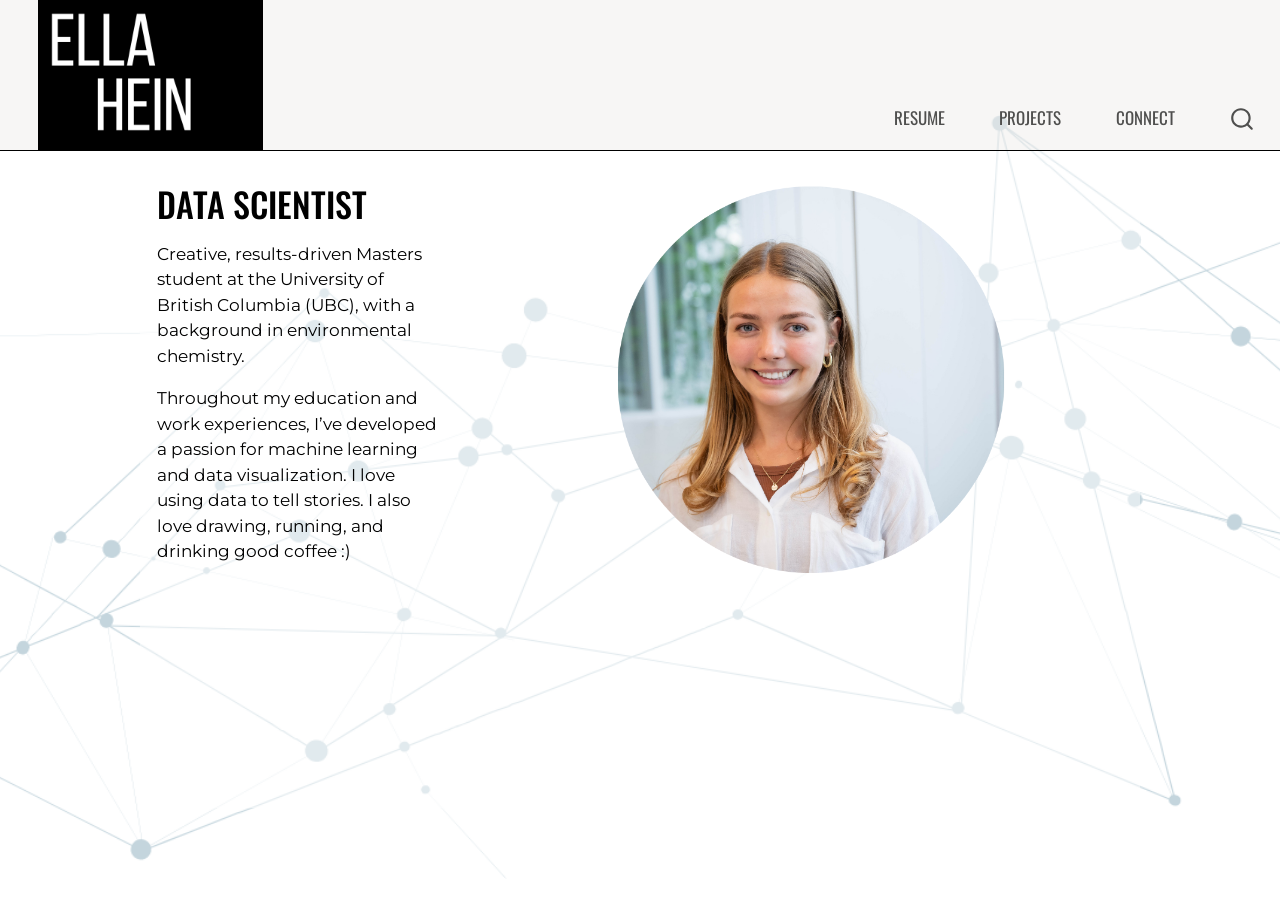
<file: docs/index.html>
<!DOCTYPE html>
<html xmlns="http://www.w3.org/1999/xhtml" lang="en" xml:lang="en"><head>

<meta charset="utf-8">
<meta name="generator" content="quarto-1.3.450">

<meta name="viewport" content="width=device-width, initial-scale=1.0, user-scalable=yes">

<meta name="description" content="A personal website.">

<title>Ella Hein</title>
<style>
code{white-space: pre-wrap;}
span.smallcaps{font-variant: small-caps;}
div.columns{display: flex; gap: min(4vw, 1.5em);}
div.column{flex: auto; overflow-x: auto;}
div.hanging-indent{margin-left: 1.5em; text-indent: -1.5em;}
ul.task-list{list-style: none;}
ul.task-list li input[type="checkbox"] {
  width: 0.8em;
  margin: 0 0.8em 0.2em -1em; /* quarto-specific, see https://github.com/quarto-dev/quarto-cli/issues/4556 */ 
  vertical-align: middle;
}
</style>


<script src="site_libs/quarto-nav/quarto-nav.js"></script>
<script src="site_libs/quarto-nav/headroom.min.js"></script>
<script src="site_libs/clipboard/clipboard.min.js"></script>
<script src="site_libs/quarto-search/autocomplete.umd.js"></script>
<script src="site_libs/quarto-search/fuse.min.js"></script>
<script src="site_libs/quarto-search/quarto-search.js"></script>
<meta name="quarto:offset" content="./">
<script src="site_libs/quarto-html/quarto.js"></script>
<script src="site_libs/quarto-html/popper.min.js"></script>
<script src="site_libs/quarto-html/tippy.umd.min.js"></script>
<script src="site_libs/quarto-html/anchor.min.js"></script>
<link href="site_libs/quarto-html/tippy.css" rel="stylesheet">
<link href="site_libs/quarto-html/quarto-syntax-highlighting.css" rel="stylesheet" id="quarto-text-highlighting-styles">
<script src="site_libs/bootstrap/bootstrap.min.js"></script>
<link href="site_libs/bootstrap/bootstrap-icons.css" rel="stylesheet">
<link href="site_libs/bootstrap/bootstrap.min.css" rel="stylesheet" id="quarto-bootstrap" data-mode="light">
<script id="quarto-search-options" type="application/json">{
  "location": "navbar",
  "copy-button": false,
  "collapse-after": 3,
  "panel-placement": "end",
  "type": "overlay",
  "limit": 20,
  "language": {
    "search-no-results-text": "No results",
    "search-matching-documents-text": "matching documents",
    "search-copy-link-title": "Copy link to search",
    "search-hide-matches-text": "Hide additional matches",
    "search-more-match-text": "more match in this document",
    "search-more-matches-text": "more matches in this document",
    "search-clear-button-title": "Clear",
    "search-detached-cancel-button-title": "Cancel",
    "search-submit-button-title": "Submit",
    "search-label": "Search"
  }
}</script>


<link rel="stylesheet" href="rwds.css">
</head>

<body class="nav-fixed fullcontent">

<div id="quarto-search-results"></div>
  <header id="quarto-header" class="headroom fixed-top">
    <nav class="navbar navbar-expand-lg navbar-dark ">
      <div class="navbar-container container-fluid">
      <div class="navbar-brand-container">
    <a href="./index.html" class="navbar-brand navbar-brand-logo">
    <img src="./images/name4.png" alt="Personal Website" class="navbar-logo">
    </a>
  </div>
            <div id="quarto-search" class="" title="Search"></div>
          <button class="navbar-toggler" type="button" data-bs-toggle="collapse" data-bs-target="#navbarCollapse" aria-controls="navbarCollapse" aria-expanded="false" aria-label="Toggle navigation" onclick="if (window.quartoToggleHeadroom) { window.quartoToggleHeadroom(); }">
  <span class="navbar-toggler-icon"></span>
</button>
          <div class="collapse navbar-collapse" id="navbarCollapse">
            <ul class="navbar-nav navbar-nav-scroll ms-auto">
  <li class="nav-item">
    <a class="nav-link" href="./resume/index.html" rel="" target="">
 <span class="menu-text">Resume</span></a>
  </li>  
  <li class="nav-item">
    <a class="nav-link" href="./projects/index.html" rel="" target="">
 <span class="menu-text">Projects</span></a>
  </li>  
  <li class="nav-item">
    <a class="nav-link" href="./connect/index.html" rel="" target="">
 <span class="menu-text">Connect</span></a>
  </li>  
</ul>
            <div class="quarto-navbar-tools">
</div>
          </div> <!-- /navcollapse -->
      </div> <!-- /container-fluid -->
    </nav>
</header>
<!-- content -->
<div id="quarto-content" class="quarto-container page-layout-custom page-navbar">
<!-- sidebar -->
<!-- margin-sidebar -->
<!-- main -->



<div class="content-container">
<div class="top-story purple-background">
<div class="grid">
<section id="data-scientist" class="g-col-12 g-col-lg-4 top-story-text">
<h1>Data Scientist</h1>
<p>Creative, results-driven Masters student at the University of British Columbia (UBC), with a background in environmental chemistry.</p>
<p>Throughout my education and work experiences, I’ve developed a passion for machine learning and data visualization. I love using data to tell stories. I also love drawing, running, and drinking good coffee :)</p>
</section>
<div class="g-col-12 g-col-lg-8 top-story-img">
<p><img src="images/circle-headshot-prof.png" class="img-fluid"></p>
</div>
</div>
</div>
</div>




<script id="quarto-html-after-body" type="application/javascript">
window.document.addEventListener("DOMContentLoaded", function (event) {
  const toggleBodyColorMode = (bsSheetEl) => {
    const mode = bsSheetEl.getAttribute("data-mode");
    const bodyEl = window.document.querySelector("body");
    if (mode === "dark") {
      bodyEl.classList.add("quarto-dark");
      bodyEl.classList.remove("quarto-light");
    } else {
      bodyEl.classList.add("quarto-light");
      bodyEl.classList.remove("quarto-dark");
    }
  }
  const toggleBodyColorPrimary = () => {
    const bsSheetEl = window.document.querySelector("link#quarto-bootstrap");
    if (bsSheetEl) {
      toggleBodyColorMode(bsSheetEl);
    }
  }
  toggleBodyColorPrimary();  
  const icon = "";
  const anchorJS = new window.AnchorJS();
  anchorJS.options = {
    placement: 'right',
    icon: icon
  };
  anchorJS.add('.anchored');
  const isCodeAnnotation = (el) => {
    for (const clz of el.classList) {
      if (clz.startsWith('code-annotation-')) {                     
        return true;
      }
    }
    return false;
  }
  const clipboard = new window.ClipboardJS('.code-copy-button', {
    text: function(trigger) {
      const codeEl = trigger.previousElementSibling.cloneNode(true);
      for (const childEl of codeEl.children) {
        if (isCodeAnnotation(childEl)) {
          childEl.remove();
        }
      }
      return codeEl.innerText;
    }
  });
  clipboard.on('success', function(e) {
    // button target
    const button = e.trigger;
    // don't keep focus
    button.blur();
    // flash "checked"
    button.classList.add('code-copy-button-checked');
    var currentTitle = button.getAttribute("title");
    button.setAttribute("title", "Copied!");
    let tooltip;
    if (window.bootstrap) {
      button.setAttribute("data-bs-toggle", "tooltip");
      button.setAttribute("data-bs-placement", "left");
      button.setAttribute("data-bs-title", "Copied!");
      tooltip = new bootstrap.Tooltip(button, 
        { trigger: "manual", 
          customClass: "code-copy-button-tooltip",
          offset: [0, -8]});
      tooltip.show();    
    }
    setTimeout(function() {
      if (tooltip) {
        tooltip.hide();
        button.removeAttribute("data-bs-title");
        button.removeAttribute("data-bs-toggle");
        button.removeAttribute("data-bs-placement");
      }
      button.setAttribute("title", currentTitle);
      button.classList.remove('code-copy-button-checked');
    }, 1000);
    // clear code selection
    e.clearSelection();
  });
  function tippyHover(el, contentFn) {
    const config = {
      allowHTML: true,
      content: contentFn,
      maxWidth: 500,
      delay: 100,
      arrow: false,
      appendTo: function(el) {
          return el.parentElement;
      },
      interactive: true,
      interactiveBorder: 10,
      theme: 'quarto',
      placement: 'bottom-start'
    };
    window.tippy(el, config); 
  }
  const noterefs = window.document.querySelectorAll('a[role="doc-noteref"]');
  for (var i=0; i<noterefs.length; i++) {
    const ref = noterefs[i];
    tippyHover(ref, function() {
      // use id or data attribute instead here
      let href = ref.getAttribute('data-footnote-href') || ref.getAttribute('href');
      try { href = new URL(href).hash; } catch {}
      const id = href.replace(/^#\/?/, "");
      const note = window.document.getElementById(id);
      return note.innerHTML;
    });
  }
      let selectedAnnoteEl;
      const selectorForAnnotation = ( cell, annotation) => {
        let cellAttr = 'data-code-cell="' + cell + '"';
        let lineAttr = 'data-code-annotation="' +  annotation + '"';
        const selector = 'span[' + cellAttr + '][' + lineAttr + ']';
        return selector;
      }
      const selectCodeLines = (annoteEl) => {
        const doc = window.document;
        const targetCell = annoteEl.getAttribute("data-target-cell");
        const targetAnnotation = annoteEl.getAttribute("data-target-annotation");
        const annoteSpan = window.document.querySelector(selectorForAnnotation(targetCell, targetAnnotation));
        const lines = annoteSpan.getAttribute("data-code-lines").split(",");
        const lineIds = lines.map((line) => {
          return targetCell + "-" + line;
        })
        let top = null;
        let height = null;
        let parent = null;
        if (lineIds.length > 0) {
            //compute the position of the single el (top and bottom and make a div)
            const el = window.document.getElementById(lineIds[0]);
            top = el.offsetTop;
            height = el.offsetHeight;
            parent = el.parentElement.parentElement;
          if (lineIds.length > 1) {
            const lastEl = window.document.getElementById(lineIds[lineIds.length - 1]);
            const bottom = lastEl.offsetTop + lastEl.offsetHeight;
            height = bottom - top;
          }
          if (top !== null && height !== null && parent !== null) {
            // cook up a div (if necessary) and position it 
            let div = window.document.getElementById("code-annotation-line-highlight");
            if (div === null) {
              div = window.document.createElement("div");
              div.setAttribute("id", "code-annotation-line-highlight");
              div.style.position = 'absolute';
              parent.appendChild(div);
            }
            div.style.top = top - 2 + "px";
            div.style.height = height + 4 + "px";
            let gutterDiv = window.document.getElementById("code-annotation-line-highlight-gutter");
            if (gutterDiv === null) {
              gutterDiv = window.document.createElement("div");
              gutterDiv.setAttribute("id", "code-annotation-line-highlight-gutter");
              gutterDiv.style.position = 'absolute';
              const codeCell = window.document.getElementById(targetCell);
              const gutter = codeCell.querySelector('.code-annotation-gutter');
              gutter.appendChild(gutterDiv);
            }
            gutterDiv.style.top = top - 2 + "px";
            gutterDiv.style.height = height + 4 + "px";
          }
          selectedAnnoteEl = annoteEl;
        }
      };
      const unselectCodeLines = () => {
        const elementsIds = ["code-annotation-line-highlight", "code-annotation-line-highlight-gutter"];
        elementsIds.forEach((elId) => {
          const div = window.document.getElementById(elId);
          if (div) {
            div.remove();
          }
        });
        selectedAnnoteEl = undefined;
      };
      // Attach click handler to the DT
      const annoteDls = window.document.querySelectorAll('dt[data-target-cell]');
      for (const annoteDlNode of annoteDls) {
        annoteDlNode.addEventListener('click', (event) => {
          const clickedEl = event.target;
          if (clickedEl !== selectedAnnoteEl) {
            unselectCodeLines();
            const activeEl = window.document.querySelector('dt[data-target-cell].code-annotation-active');
            if (activeEl) {
              activeEl.classList.remove('code-annotation-active');
            }
            selectCodeLines(clickedEl);
            clickedEl.classList.add('code-annotation-active');
          } else {
            // Unselect the line
            unselectCodeLines();
            clickedEl.classList.remove('code-annotation-active');
          }
        });
      }
  const findCites = (el) => {
    const parentEl = el.parentElement;
    if (parentEl) {
      const cites = parentEl.dataset.cites;
      if (cites) {
        return {
          el,
          cites: cites.split(' ')
        };
      } else {
        return findCites(el.parentElement)
      }
    } else {
      return undefined;
    }
  };
  var bibliorefs = window.document.querySelectorAll('a[role="doc-biblioref"]');
  for (var i=0; i<bibliorefs.length; i++) {
    const ref = bibliorefs[i];
    const citeInfo = findCites(ref);
    if (citeInfo) {
      tippyHover(citeInfo.el, function() {
        var popup = window.document.createElement('div');
        citeInfo.cites.forEach(function(cite) {
          var citeDiv = window.document.createElement('div');
          citeDiv.classList.add('hanging-indent');
          citeDiv.classList.add('csl-entry');
          var biblioDiv = window.document.getElementById('ref-' + cite);
          if (biblioDiv) {
            citeDiv.innerHTML = biblioDiv.innerHTML;
          }
          popup.appendChild(citeDiv);
        });
        return popup.innerHTML;
      });
    }
  }
});
</script>
</div> <!-- /content -->



</body></html>
</file>
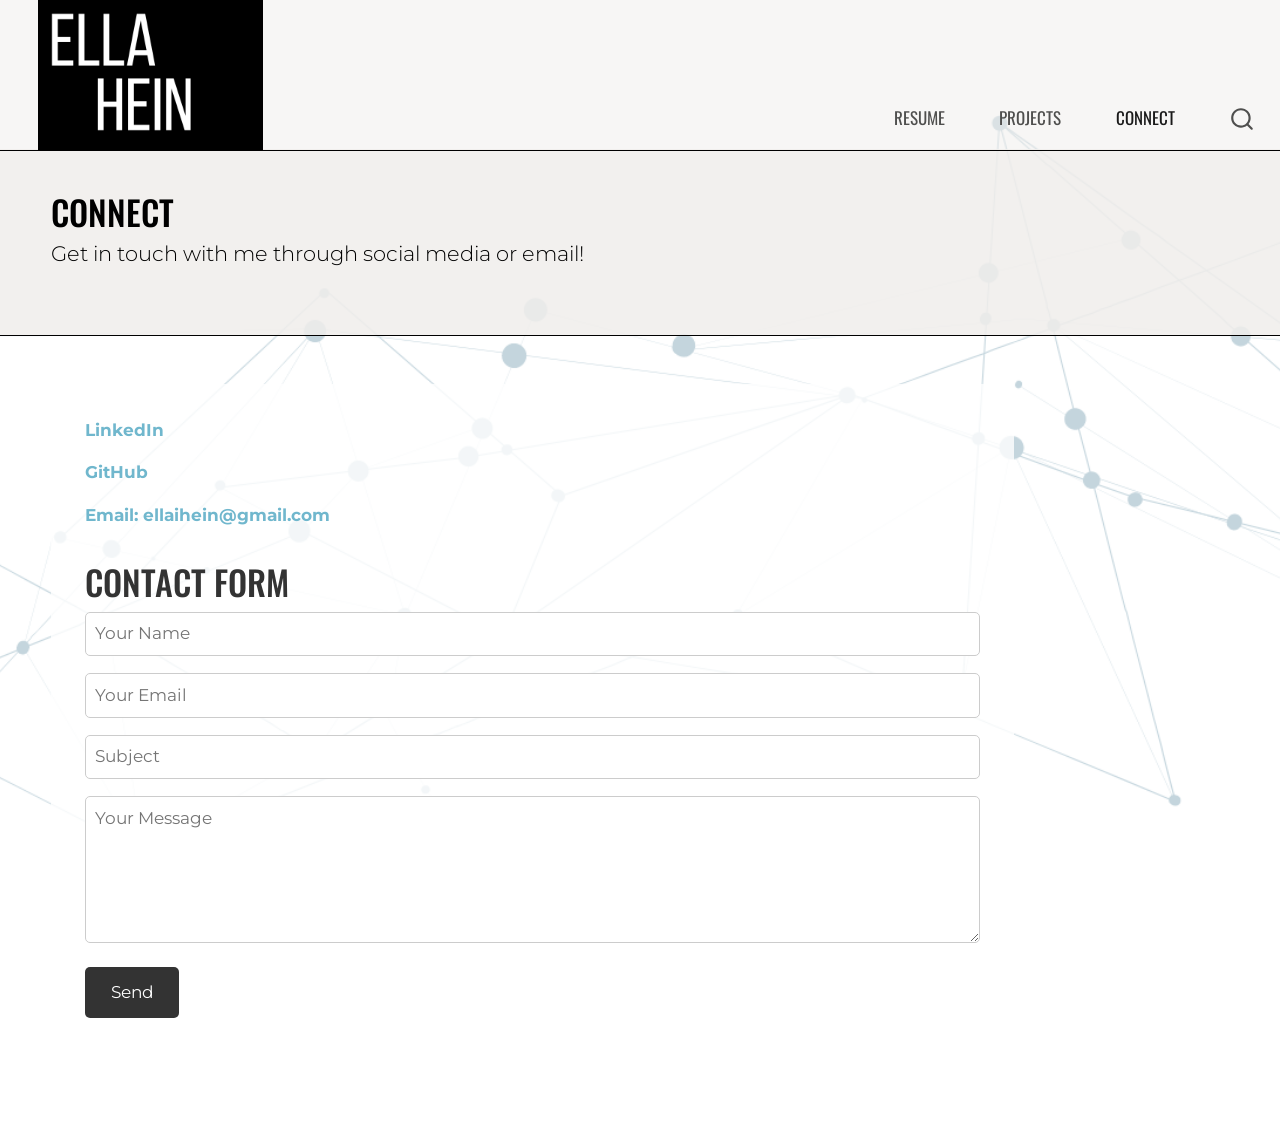
<file: docs/connect/index.html>
<!DOCTYPE html>
<html xmlns="http://www.w3.org/1999/xhtml" lang="en" xml:lang="en"><head>

<meta charset="utf-8">
<meta name="generator" content="quarto-1.3.450">

<meta name="viewport" content="width=device-width, initial-scale=1.0, user-scalable=yes">


<title>Connect | Ella Hein</title>
<style>
code{white-space: pre-wrap;}
span.smallcaps{font-variant: small-caps;}
div.columns{display: flex; gap: min(4vw, 1.5em);}
div.column{flex: auto; overflow-x: auto;}
div.hanging-indent{margin-left: 1.5em; text-indent: -1.5em;}
ul.task-list{list-style: none;}
ul.task-list li input[type="checkbox"] {
  width: 0.8em;
  margin: 0 0.8em 0.2em -1em; /* quarto-specific, see https://github.com/quarto-dev/quarto-cli/issues/4556 */ 
  vertical-align: middle;
}
</style>


<script src="../site_libs/quarto-nav/quarto-nav.js"></script>
<script src="../site_libs/quarto-nav/headroom.min.js"></script>
<script src="../site_libs/clipboard/clipboard.min.js"></script>
<script src="../site_libs/quarto-search/autocomplete.umd.js"></script>
<script src="../site_libs/quarto-search/fuse.min.js"></script>
<script src="../site_libs/quarto-search/quarto-search.js"></script>
<meta name="quarto:offset" content="../">
<script src="../site_libs/quarto-html/quarto.js"></script>
<script src="../site_libs/quarto-html/popper.min.js"></script>
<script src="../site_libs/quarto-html/tippy.umd.min.js"></script>
<script src="../site_libs/quarto-html/anchor.min.js"></script>
<link href="../site_libs/quarto-html/tippy.css" rel="stylesheet">
<link href="../site_libs/quarto-html/quarto-syntax-highlighting.css" rel="stylesheet" id="quarto-text-highlighting-styles">
<script src="../site_libs/bootstrap/bootstrap.min.js"></script>
<link href="../site_libs/bootstrap/bootstrap-icons.css" rel="stylesheet">
<link href="../site_libs/bootstrap/bootstrap.min.css" rel="stylesheet" id="quarto-bootstrap" data-mode="light">
<script id="quarto-search-options" type="application/json">{
  "location": "navbar",
  "copy-button": false,
  "collapse-after": 3,
  "panel-placement": "end",
  "type": "overlay",
  "limit": 20,
  "language": {
    "search-no-results-text": "No results",
    "search-matching-documents-text": "matching documents",
    "search-copy-link-title": "Copy link to search",
    "search-hide-matches-text": "Hide additional matches",
    "search-more-match-text": "more match in this document",
    "search-more-matches-text": "more matches in this document",
    "search-clear-button-title": "Clear",
    "search-detached-cancel-button-title": "Cancel",
    "search-submit-button-title": "Submit",
    "search-label": "Search"
  }
}</script>


<link rel="stylesheet" href="../rwds.css">
</head>

<body class="nav-fixed">

<div id="quarto-search-results"></div>
  <header id="quarto-header" class="headroom fixed-top">
    <nav class="navbar navbar-expand-lg navbar-dark ">
      <div class="navbar-container container-fluid">
      <div class="navbar-brand-container">
    <a href="../index.html" class="navbar-brand navbar-brand-logo">
    <img src="../images/name4.png" alt="Personal Website" class="navbar-logo">
    </a>
  </div>
            <div id="quarto-search" class="" title="Search"></div>
          <button class="navbar-toggler" type="button" data-bs-toggle="collapse" data-bs-target="#navbarCollapse" aria-controls="navbarCollapse" aria-expanded="false" aria-label="Toggle navigation" onclick="if (window.quartoToggleHeadroom) { window.quartoToggleHeadroom(); }">
  <span class="navbar-toggler-icon"></span>
</button>
          <div class="collapse navbar-collapse" id="navbarCollapse">
            <ul class="navbar-nav navbar-nav-scroll ms-auto">
  <li class="nav-item">
    <a class="nav-link" href="../resume/index.html" rel="" target="">
 <span class="menu-text">Resume</span></a>
  </li>  
  <li class="nav-item">
    <a class="nav-link" href="../projects/index.html" rel="" target="">
 <span class="menu-text">Projects</span></a>
  </li>  
  <li class="nav-item">
    <a class="nav-link active" href="../connect/index.html" rel="" target="" aria-current="page">
 <span class="menu-text">Connect</span></a>
  </li>  
</ul>
            <div class="quarto-navbar-tools">
</div>
          </div> <!-- /navcollapse -->
      </div> <!-- /container-fluid -->
    </nav>
</header>
<!-- content -->
<header id="title-block-header" class="quarto-title-block default page-columns page-full">
  <div class="quarto-title-banner page-columns page-full">
    <div class="quarto-title column-body">
      <h1 class="title">Connect</h1>
            <p class="subtitle lead">Get in touch with me through social media or email!</p>
                      </div>
  </div>
    
  
  <div class="quarto-title-meta">

      
    
      
    </div>
    
  
  </header><div id="quarto-content" class="quarto-container page-columns page-rows-contents page-layout-article page-navbar">
<!-- sidebar -->
<!-- margin-sidebar -->
    <div id="quarto-margin-sidebar" class="sidebar margin-sidebar">
        
    </div>
<!-- main -->
<main class="content quarto-banner-title-block" id="quarto-document-content">




<div id="connect-container">
<p><a href="https://www.linkedin.com/in/ella-hein/" class="connect-link" target="_blank">LinkedIn</a> <a href="https://github.com/ella-irene" class="connect-link" target="_blank">GitHub</a> <a href="mailto:ellaihein@gmail.com" class="connect-link">Email: ellaihein@gmail.com</a></p>
<h2 class="connect-title anchored">
Contact Form
</h2>
<form action="https://formspree.io/f/xqazzgzp" method="POST" class="contact-form">
<input type="text" id="name" name="name" placeholder="Your Name" required=""> <input type="email" id="email" name="email" placeholder="Your Email" required=""> <input type="text" id="subject" name="subject" placeholder="Subject" required="">
<textarea id="message" name="message" rows="5" placeholder="Your Message" required=""></textarea>
<button type="submit">
Send
</button>
</form>
</div>



</main> <!-- /main -->
<script id="quarto-html-after-body" type="application/javascript">
window.document.addEventListener("DOMContentLoaded", function (event) {
  const toggleBodyColorMode = (bsSheetEl) => {
    const mode = bsSheetEl.getAttribute("data-mode");
    const bodyEl = window.document.querySelector("body");
    if (mode === "dark") {
      bodyEl.classList.add("quarto-dark");
      bodyEl.classList.remove("quarto-light");
    } else {
      bodyEl.classList.add("quarto-light");
      bodyEl.classList.remove("quarto-dark");
    }
  }
  const toggleBodyColorPrimary = () => {
    const bsSheetEl = window.document.querySelector("link#quarto-bootstrap");
    if (bsSheetEl) {
      toggleBodyColorMode(bsSheetEl);
    }
  }
  toggleBodyColorPrimary();  
  const icon = "";
  const anchorJS = new window.AnchorJS();
  anchorJS.options = {
    placement: 'right',
    icon: icon
  };
  anchorJS.add('.anchored');
  const isCodeAnnotation = (el) => {
    for (const clz of el.classList) {
      if (clz.startsWith('code-annotation-')) {                     
        return true;
      }
    }
    return false;
  }
  const clipboard = new window.ClipboardJS('.code-copy-button', {
    text: function(trigger) {
      const codeEl = trigger.previousElementSibling.cloneNode(true);
      for (const childEl of codeEl.children) {
        if (isCodeAnnotation(childEl)) {
          childEl.remove();
        }
      }
      return codeEl.innerText;
    }
  });
  clipboard.on('success', function(e) {
    // button target
    const button = e.trigger;
    // don't keep focus
    button.blur();
    // flash "checked"
    button.classList.add('code-copy-button-checked');
    var currentTitle = button.getAttribute("title");
    button.setAttribute("title", "Copied!");
    let tooltip;
    if (window.bootstrap) {
      button.setAttribute("data-bs-toggle", "tooltip");
      button.setAttribute("data-bs-placement", "left");
      button.setAttribute("data-bs-title", "Copied!");
      tooltip = new bootstrap.Tooltip(button, 
        { trigger: "manual", 
          customClass: "code-copy-button-tooltip",
          offset: [0, -8]});
      tooltip.show();    
    }
    setTimeout(function() {
      if (tooltip) {
        tooltip.hide();
        button.removeAttribute("data-bs-title");
        button.removeAttribute("data-bs-toggle");
        button.removeAttribute("data-bs-placement");
      }
      button.setAttribute("title", currentTitle);
      button.classList.remove('code-copy-button-checked');
    }, 1000);
    // clear code selection
    e.clearSelection();
  });
  function tippyHover(el, contentFn) {
    const config = {
      allowHTML: true,
      content: contentFn,
      maxWidth: 500,
      delay: 100,
      arrow: false,
      appendTo: function(el) {
          return el.parentElement;
      },
      interactive: true,
      interactiveBorder: 10,
      theme: 'quarto',
      placement: 'bottom-start'
    };
    window.tippy(el, config); 
  }
  const noterefs = window.document.querySelectorAll('a[role="doc-noteref"]');
  for (var i=0; i<noterefs.length; i++) {
    const ref = noterefs[i];
    tippyHover(ref, function() {
      // use id or data attribute instead here
      let href = ref.getAttribute('data-footnote-href') || ref.getAttribute('href');
      try { href = new URL(href).hash; } catch {}
      const id = href.replace(/^#\/?/, "");
      const note = window.document.getElementById(id);
      return note.innerHTML;
    });
  }
      let selectedAnnoteEl;
      const selectorForAnnotation = ( cell, annotation) => {
        let cellAttr = 'data-code-cell="' + cell + '"';
        let lineAttr = 'data-code-annotation="' +  annotation + '"';
        const selector = 'span[' + cellAttr + '][' + lineAttr + ']';
        return selector;
      }
      const selectCodeLines = (annoteEl) => {
        const doc = window.document;
        const targetCell = annoteEl.getAttribute("data-target-cell");
        const targetAnnotation = annoteEl.getAttribute("data-target-annotation");
        const annoteSpan = window.document.querySelector(selectorForAnnotation(targetCell, targetAnnotation));
        const lines = annoteSpan.getAttribute("data-code-lines").split(",");
        const lineIds = lines.map((line) => {
          return targetCell + "-" + line;
        })
        let top = null;
        let height = null;
        let parent = null;
        if (lineIds.length > 0) {
            //compute the position of the single el (top and bottom and make a div)
            const el = window.document.getElementById(lineIds[0]);
            top = el.offsetTop;
            height = el.offsetHeight;
            parent = el.parentElement.parentElement;
          if (lineIds.length > 1) {
            const lastEl = window.document.getElementById(lineIds[lineIds.length - 1]);
            const bottom = lastEl.offsetTop + lastEl.offsetHeight;
            height = bottom - top;
          }
          if (top !== null && height !== null && parent !== null) {
            // cook up a div (if necessary) and position it 
            let div = window.document.getElementById("code-annotation-line-highlight");
            if (div === null) {
              div = window.document.createElement("div");
              div.setAttribute("id", "code-annotation-line-highlight");
              div.style.position = 'absolute';
              parent.appendChild(div);
            }
            div.style.top = top - 2 + "px";
            div.style.height = height + 4 + "px";
            let gutterDiv = window.document.getElementById("code-annotation-line-highlight-gutter");
            if (gutterDiv === null) {
              gutterDiv = window.document.createElement("div");
              gutterDiv.setAttribute("id", "code-annotation-line-highlight-gutter");
              gutterDiv.style.position = 'absolute';
              const codeCell = window.document.getElementById(targetCell);
              const gutter = codeCell.querySelector('.code-annotation-gutter');
              gutter.appendChild(gutterDiv);
            }
            gutterDiv.style.top = top - 2 + "px";
            gutterDiv.style.height = height + 4 + "px";
          }
          selectedAnnoteEl = annoteEl;
        }
      };
      const unselectCodeLines = () => {
        const elementsIds = ["code-annotation-line-highlight", "code-annotation-line-highlight-gutter"];
        elementsIds.forEach((elId) => {
          const div = window.document.getElementById(elId);
          if (div) {
            div.remove();
          }
        });
        selectedAnnoteEl = undefined;
      };
      // Attach click handler to the DT
      const annoteDls = window.document.querySelectorAll('dt[data-target-cell]');
      for (const annoteDlNode of annoteDls) {
        annoteDlNode.addEventListener('click', (event) => {
          const clickedEl = event.target;
          if (clickedEl !== selectedAnnoteEl) {
            unselectCodeLines();
            const activeEl = window.document.querySelector('dt[data-target-cell].code-annotation-active');
            if (activeEl) {
              activeEl.classList.remove('code-annotation-active');
            }
            selectCodeLines(clickedEl);
            clickedEl.classList.add('code-annotation-active');
          } else {
            // Unselect the line
            unselectCodeLines();
            clickedEl.classList.remove('code-annotation-active');
          }
        });
      }
  const findCites = (el) => {
    const parentEl = el.parentElement;
    if (parentEl) {
      const cites = parentEl.dataset.cites;
      if (cites) {
        return {
          el,
          cites: cites.split(' ')
        };
      } else {
        return findCites(el.parentElement)
      }
    } else {
      return undefined;
    }
  };
  var bibliorefs = window.document.querySelectorAll('a[role="doc-biblioref"]');
  for (var i=0; i<bibliorefs.length; i++) {
    const ref = bibliorefs[i];
    const citeInfo = findCites(ref);
    if (citeInfo) {
      tippyHover(citeInfo.el, function() {
        var popup = window.document.createElement('div');
        citeInfo.cites.forEach(function(cite) {
          var citeDiv = window.document.createElement('div');
          citeDiv.classList.add('hanging-indent');
          citeDiv.classList.add('csl-entry');
          var biblioDiv = window.document.getElementById('ref-' + cite);
          if (biblioDiv) {
            citeDiv.innerHTML = biblioDiv.innerHTML;
          }
          popup.appendChild(citeDiv);
        });
        return popup.innerHTML;
      });
    }
  }
});
</script>
</div> <!-- /content -->



</body></html>
</file>
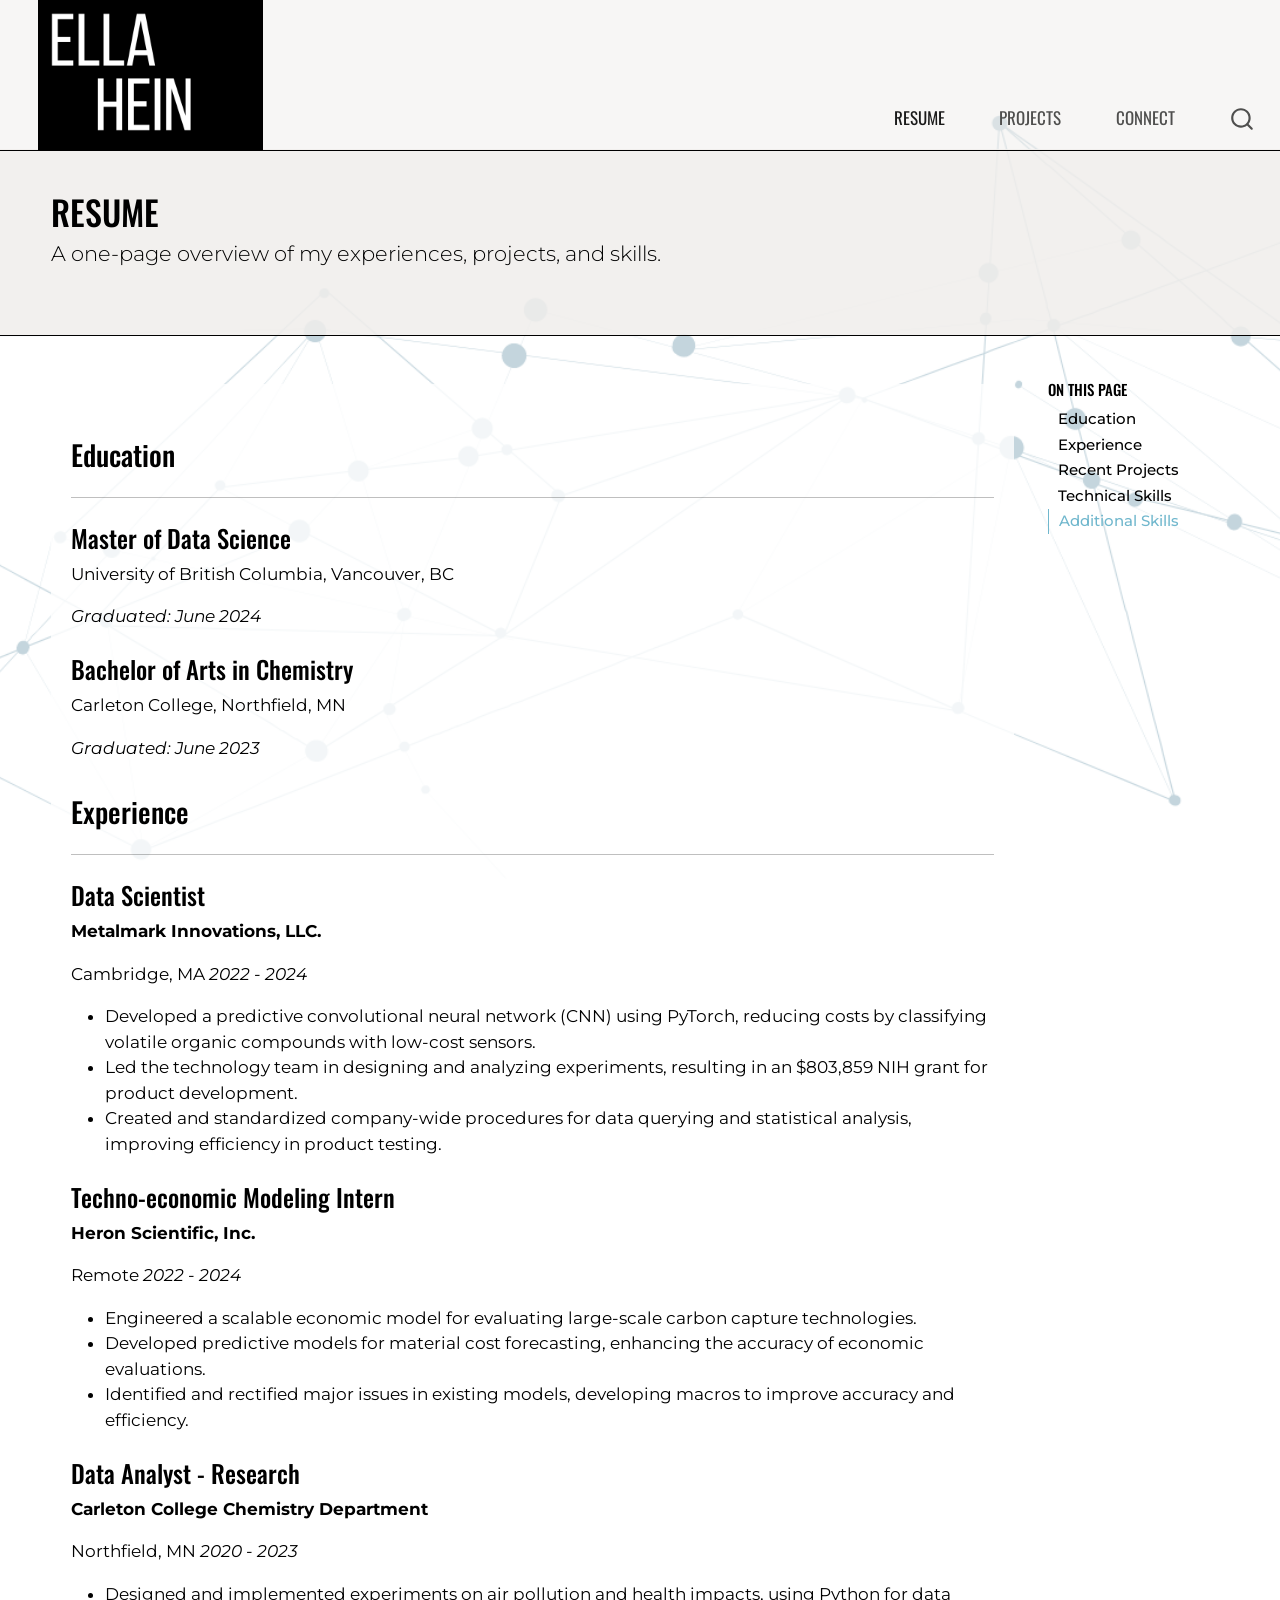
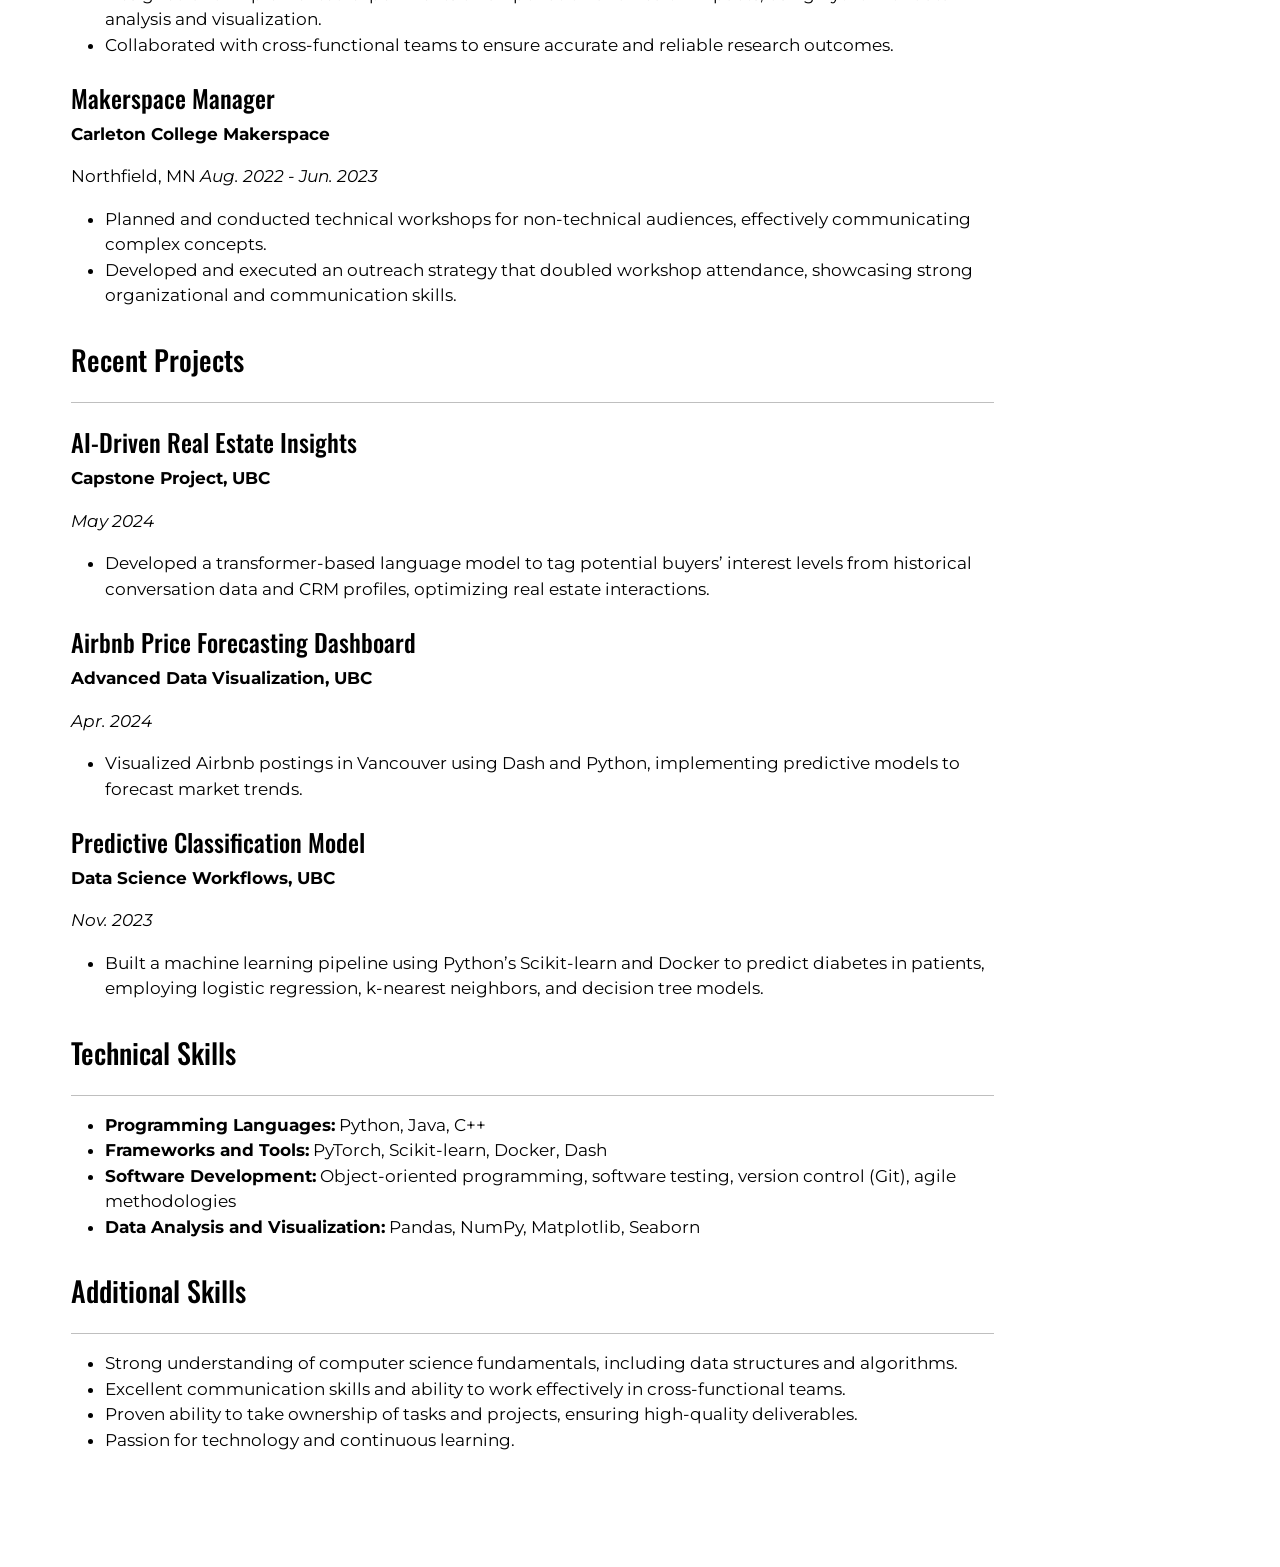
<file: docs/resume/index.html>
<!DOCTYPE html>
<html xmlns="http://www.w3.org/1999/xhtml" lang="en" xml:lang="en"><head>

<meta charset="utf-8">
<meta name="generator" content="quarto-1.3.450">

<meta name="viewport" content="width=device-width, initial-scale=1.0, user-scalable=yes">


<title>Resume | Ella Hein</title>
<style>
code{white-space: pre-wrap;}
span.smallcaps{font-variant: small-caps;}
div.columns{display: flex; gap: min(4vw, 1.5em);}
div.column{flex: auto; overflow-x: auto;}
div.hanging-indent{margin-left: 1.5em; text-indent: -1.5em;}
ul.task-list{list-style: none;}
ul.task-list li input[type="checkbox"] {
  width: 0.8em;
  margin: 0 0.8em 0.2em -1em; /* quarto-specific, see https://github.com/quarto-dev/quarto-cli/issues/4556 */ 
  vertical-align: middle;
}
</style>


<script src="../site_libs/quarto-nav/quarto-nav.js"></script>
<script src="../site_libs/quarto-nav/headroom.min.js"></script>
<script src="../site_libs/clipboard/clipboard.min.js"></script>
<script src="../site_libs/quarto-search/autocomplete.umd.js"></script>
<script src="../site_libs/quarto-search/fuse.min.js"></script>
<script src="../site_libs/quarto-search/quarto-search.js"></script>
<meta name="quarto:offset" content="../">
<script src="../site_libs/quarto-html/quarto.js"></script>
<script src="../site_libs/quarto-html/popper.min.js"></script>
<script src="../site_libs/quarto-html/tippy.umd.min.js"></script>
<script src="../site_libs/quarto-html/anchor.min.js"></script>
<link href="../site_libs/quarto-html/tippy.css" rel="stylesheet">
<link href="../site_libs/quarto-html/quarto-syntax-highlighting.css" rel="stylesheet" id="quarto-text-highlighting-styles">
<script src="../site_libs/bootstrap/bootstrap.min.js"></script>
<link href="../site_libs/bootstrap/bootstrap-icons.css" rel="stylesheet">
<link href="../site_libs/bootstrap/bootstrap.min.css" rel="stylesheet" id="quarto-bootstrap" data-mode="light">
<script id="quarto-search-options" type="application/json">{
  "location": "navbar",
  "copy-button": false,
  "collapse-after": 3,
  "panel-placement": "end",
  "type": "overlay",
  "limit": 20,
  "language": {
    "search-no-results-text": "No results",
    "search-matching-documents-text": "matching documents",
    "search-copy-link-title": "Copy link to search",
    "search-hide-matches-text": "Hide additional matches",
    "search-more-match-text": "more match in this document",
    "search-more-matches-text": "more matches in this document",
    "search-clear-button-title": "Clear",
    "search-detached-cancel-button-title": "Cancel",
    "search-submit-button-title": "Submit",
    "search-label": "Search"
  }
}</script>


<link rel="stylesheet" href="../rwds.css">
</head>

<body class="nav-fixed">

<div id="quarto-search-results"></div>
  <header id="quarto-header" class="headroom fixed-top">
    <nav class="navbar navbar-expand-lg navbar-dark ">
      <div class="navbar-container container-fluid">
      <div class="navbar-brand-container">
    <a href="../index.html" class="navbar-brand navbar-brand-logo">
    <img src="../images/name4.png" alt="Personal Website" class="navbar-logo">
    </a>
  </div>
            <div id="quarto-search" class="" title="Search"></div>
          <button class="navbar-toggler" type="button" data-bs-toggle="collapse" data-bs-target="#navbarCollapse" aria-controls="navbarCollapse" aria-expanded="false" aria-label="Toggle navigation" onclick="if (window.quartoToggleHeadroom) { window.quartoToggleHeadroom(); }">
  <span class="navbar-toggler-icon"></span>
</button>
          <div class="collapse navbar-collapse" id="navbarCollapse">
            <ul class="navbar-nav navbar-nav-scroll ms-auto">
  <li class="nav-item">
    <a class="nav-link active" href="../resume/index.html" rel="" target="" aria-current="page">
 <span class="menu-text">Resume</span></a>
  </li>  
  <li class="nav-item">
    <a class="nav-link" href="../projects/index.html" rel="" target="">
 <span class="menu-text">Projects</span></a>
  </li>  
  <li class="nav-item">
    <a class="nav-link" href="../connect/index.html" rel="" target="">
 <span class="menu-text">Connect</span></a>
  </li>  
</ul>
            <div class="quarto-navbar-tools">
</div>
          </div> <!-- /navcollapse -->
      </div> <!-- /container-fluid -->
    </nav>
</header>
<!-- content -->
<header id="title-block-header" class="quarto-title-block default page-columns page-full">
  <div class="quarto-title-banner page-columns page-full">
    <div class="quarto-title column-body">
      <h1 class="title">Resume</h1>
            <p class="subtitle lead">A one-page overview of my experiences, projects, and skills.</p>
                      </div>
  </div>
    
  
  <div class="quarto-title-meta">

      
    
      
    </div>
    
  
  </header><div id="quarto-content" class="quarto-container page-columns page-rows-contents page-layout-article page-navbar">
<!-- sidebar -->
<!-- margin-sidebar -->
    <div id="quarto-margin-sidebar" class="sidebar margin-sidebar">
        <nav id="TOC" role="doc-toc" class="toc-active">
    <h2 id="toc-title">On this page</h2>
   
  <ul>
  <li><a href="#education" id="toc-education" class="nav-link active" data-scroll-target="#education">Education</a>
  <ul class="collapse">
  <li><a href="#master-of-data-science" id="toc-master-of-data-science" class="nav-link" data-scroll-target="#master-of-data-science">Master of Data Science</a></li>
  <li><a href="#bachelor-of-arts-in-chemistry" id="toc-bachelor-of-arts-in-chemistry" class="nav-link" data-scroll-target="#bachelor-of-arts-in-chemistry">Bachelor of Arts in Chemistry</a></li>
  </ul></li>
  <li><a href="#experience" id="toc-experience" class="nav-link" data-scroll-target="#experience">Experience</a>
  <ul class="collapse">
  <li><a href="#data-scientist" id="toc-data-scientist" class="nav-link" data-scroll-target="#data-scientist">Data Scientist</a></li>
  <li><a href="#techno-economic-modeling-intern" id="toc-techno-economic-modeling-intern" class="nav-link" data-scroll-target="#techno-economic-modeling-intern">Techno-economic Modeling Intern</a></li>
  <li><a href="#data-analyst---research" id="toc-data-analyst---research" class="nav-link" data-scroll-target="#data-analyst---research">Data Analyst - Research</a></li>
  <li><a href="#makerspace-manager" id="toc-makerspace-manager" class="nav-link" data-scroll-target="#makerspace-manager">Makerspace Manager</a></li>
  </ul></li>
  <li><a href="#recent-projects" id="toc-recent-projects" class="nav-link" data-scroll-target="#recent-projects">Recent Projects</a>
  <ul class="collapse">
  <li><a href="#ai-driven-real-estate-insights" id="toc-ai-driven-real-estate-insights" class="nav-link" data-scroll-target="#ai-driven-real-estate-insights">AI-Driven Real Estate Insights</a></li>
  <li><a href="#airbnb-price-forecasting-dashboard" id="toc-airbnb-price-forecasting-dashboard" class="nav-link" data-scroll-target="#airbnb-price-forecasting-dashboard">Airbnb Price Forecasting Dashboard</a></li>
  <li><a href="#predictive-classification-model" id="toc-predictive-classification-model" class="nav-link" data-scroll-target="#predictive-classification-model">Predictive Classification Model</a></li>
  </ul></li>
  <li><a href="#technical-skills" id="toc-technical-skills" class="nav-link" data-scroll-target="#technical-skills">Technical Skills</a></li>
  <li><a href="#additional-skills" id="toc-additional-skills" class="nav-link" data-scroll-target="#additional-skills">Additional Skills</a></li>
  </ul>
</nav>
    </div>
<!-- main -->
<main class="content quarto-banner-title-block" id="quarto-document-content">




<div class="resume-container">

<section id="education" class="level2">
<h2 class="anchored" data-anchor-id="education">Education</h2>
<hr>
<section id="master-of-data-science" class="level3">
<h3 class="anchored" data-anchor-id="master-of-data-science">Master of Data Science</h3>
<p>University of British Columbia, Vancouver, BC</p>
<p><em>Graduated: June 2024</em></p>
</section>
<section id="bachelor-of-arts-in-chemistry" class="level3">
<h3 class="anchored" data-anchor-id="bachelor-of-arts-in-chemistry">Bachelor of Arts in Chemistry</h3>
<p>Carleton College, Northfield, MN</p>
<p><em>Graduated: June 2023</em></p>
</section>
</section>
<section id="experience" class="level2">
<h2 class="anchored" data-anchor-id="experience">Experience</h2>
<hr>
<section id="data-scientist" class="level3">
<h3 class="anchored" data-anchor-id="data-scientist">Data Scientist</h3>
<p><strong>Metalmark Innovations, LLC.</strong></p>
<p>Cambridge, MA <em>2022 - 2024</em></p>
<ul>
<li>Developed a predictive convolutional neural network (CNN) using PyTorch, reducing costs by classifying volatile organic compounds with low-cost sensors.</li>
<li>Led the technology team in designing and analyzing experiments, resulting in an $803,859 NIH grant for product development.</li>
<li>Created and standardized company-wide procedures for data querying and statistical analysis, improving efficiency in product testing.</li>
</ul>
</section>
<section id="techno-economic-modeling-intern" class="level3">
<h3 class="anchored" data-anchor-id="techno-economic-modeling-intern">Techno-economic Modeling Intern</h3>
<p><strong>Heron Scientific, Inc.</strong></p>
<p>Remote <em>2022 - 2024</em></p>
<ul>
<li>Engineered a scalable economic model for evaluating large-scale carbon capture technologies.</li>
<li>Developed predictive models for material cost forecasting, enhancing the accuracy of economic evaluations.</li>
<li>Identified and rectified major issues in existing models, developing macros to improve accuracy and efficiency.</li>
</ul>
</section>
<section id="data-analyst---research" class="level3">
<h3 class="anchored" data-anchor-id="data-analyst---research">Data Analyst - Research</h3>
<p><strong>Carleton College Chemistry Department</strong></p>
<p>Northfield, MN <em>2020 - 2023</em></p>
<ul>
<li>Designed and implemented experiments on air pollution and health impacts, using Python for data analysis and visualization.</li>
<li>Collaborated with cross-functional teams to ensure accurate and reliable research outcomes.</li>
</ul>
</section>
<section id="makerspace-manager" class="level3">
<h3 class="anchored" data-anchor-id="makerspace-manager">Makerspace Manager</h3>
<p><strong>Carleton College Makerspace</strong></p>
<p>Northfield, MN <em>Aug.&nbsp;2022 - Jun.&nbsp;2023</em></p>
<ul>
<li>Planned and conducted technical workshops for non-technical audiences, effectively communicating complex concepts.</li>
<li>Developed and executed an outreach strategy that doubled workshop attendance, showcasing strong organizational and communication skills.</li>
</ul>
</section>
</section>
<section id="recent-projects" class="level2">
<h2 class="anchored" data-anchor-id="recent-projects">Recent Projects</h2>
<hr>
<section id="ai-driven-real-estate-insights" class="level3">
<h3 class="anchored" data-anchor-id="ai-driven-real-estate-insights">AI-Driven Real Estate Insights</h3>
<p><strong>Capstone Project, UBC</strong></p>
<p><em>May 2024</em></p>
<ul>
<li>Developed a transformer-based language model to tag potential buyers’ interest levels from historical conversation data and CRM profiles, optimizing real estate interactions.</li>
</ul>
</section>
<section id="airbnb-price-forecasting-dashboard" class="level3">
<h3 class="anchored" data-anchor-id="airbnb-price-forecasting-dashboard">Airbnb Price Forecasting Dashboard</h3>
<p><strong>Advanced Data Visualization, UBC</strong></p>
<p><em>Apr.&nbsp;2024</em></p>
<ul>
<li>Visualized Airbnb postings in Vancouver using Dash and Python, implementing predictive models to forecast market trends.</li>
</ul>
</section>
<section id="predictive-classification-model" class="level3">
<h3 class="anchored" data-anchor-id="predictive-classification-model">Predictive Classification Model</h3>
<p><strong>Data Science Workflows, UBC</strong></p>
<p><em>Nov.&nbsp;2023</em></p>
<ul>
<li>Built a machine learning pipeline using Python’s Scikit-learn and Docker to predict diabetes in patients, employing logistic regression, k-nearest neighbors, and decision tree models.</li>
</ul>
</section>
</section>
<section id="technical-skills" class="level2">
<h2 class="anchored" data-anchor-id="technical-skills">Technical Skills</h2>
<hr>
<ul>
<li><strong>Programming Languages:</strong> Python, Java, C++</li>
<li><strong>Frameworks and Tools:</strong> PyTorch, Scikit-learn, Docker, Dash</li>
<li><strong>Software Development:</strong> Object-oriented programming, software testing, version control (Git), agile methodologies</li>
<li><strong>Data Analysis and Visualization:</strong> Pandas, NumPy, Matplotlib, Seaborn</li>
</ul>
</section>
<section id="additional-skills" class="level2">
<h2 class="anchored" data-anchor-id="additional-skills">Additional Skills</h2>
<hr>
<ul>
<li>Strong understanding of computer science fundamentals, including data structures and algorithms.</li>
<li>Excellent communication skills and ability to work effectively in cross-functional teams.</li>
<li>Proven ability to take ownership of tasks and projects, ensuring high-quality deliverables.</li>
<li>Passion for technology and continuous learning.</li>
</ul>


</section>

</div></main> <!-- /main -->
<script id="quarto-html-after-body" type="application/javascript">
window.document.addEventListener("DOMContentLoaded", function (event) {
  const toggleBodyColorMode = (bsSheetEl) => {
    const mode = bsSheetEl.getAttribute("data-mode");
    const bodyEl = window.document.querySelector("body");
    if (mode === "dark") {
      bodyEl.classList.add("quarto-dark");
      bodyEl.classList.remove("quarto-light");
    } else {
      bodyEl.classList.add("quarto-light");
      bodyEl.classList.remove("quarto-dark");
    }
  }
  const toggleBodyColorPrimary = () => {
    const bsSheetEl = window.document.querySelector("link#quarto-bootstrap");
    if (bsSheetEl) {
      toggleBodyColorMode(bsSheetEl);
    }
  }
  toggleBodyColorPrimary();  
  const icon = "";
  const anchorJS = new window.AnchorJS();
  anchorJS.options = {
    placement: 'right',
    icon: icon
  };
  anchorJS.add('.anchored');
  const isCodeAnnotation = (el) => {
    for (const clz of el.classList) {
      if (clz.startsWith('code-annotation-')) {                     
        return true;
      }
    }
    return false;
  }
  const clipboard = new window.ClipboardJS('.code-copy-button', {
    text: function(trigger) {
      const codeEl = trigger.previousElementSibling.cloneNode(true);
      for (const childEl of codeEl.children) {
        if (isCodeAnnotation(childEl)) {
          childEl.remove();
        }
      }
      return codeEl.innerText;
    }
  });
  clipboard.on('success', function(e) {
    // button target
    const button = e.trigger;
    // don't keep focus
    button.blur();
    // flash "checked"
    button.classList.add('code-copy-button-checked');
    var currentTitle = button.getAttribute("title");
    button.setAttribute("title", "Copied!");
    let tooltip;
    if (window.bootstrap) {
      button.setAttribute("data-bs-toggle", "tooltip");
      button.setAttribute("data-bs-placement", "left");
      button.setAttribute("data-bs-title", "Copied!");
      tooltip = new bootstrap.Tooltip(button, 
        { trigger: "manual", 
          customClass: "code-copy-button-tooltip",
          offset: [0, -8]});
      tooltip.show();    
    }
    setTimeout(function() {
      if (tooltip) {
        tooltip.hide();
        button.removeAttribute("data-bs-title");
        button.removeAttribute("data-bs-toggle");
        button.removeAttribute("data-bs-placement");
      }
      button.setAttribute("title", currentTitle);
      button.classList.remove('code-copy-button-checked');
    }, 1000);
    // clear code selection
    e.clearSelection();
  });
  function tippyHover(el, contentFn) {
    const config = {
      allowHTML: true,
      content: contentFn,
      maxWidth: 500,
      delay: 100,
      arrow: false,
      appendTo: function(el) {
          return el.parentElement;
      },
      interactive: true,
      interactiveBorder: 10,
      theme: 'quarto',
      placement: 'bottom-start'
    };
    window.tippy(el, config); 
  }
  const noterefs = window.document.querySelectorAll('a[role="doc-noteref"]');
  for (var i=0; i<noterefs.length; i++) {
    const ref = noterefs[i];
    tippyHover(ref, function() {
      // use id or data attribute instead here
      let href = ref.getAttribute('data-footnote-href') || ref.getAttribute('href');
      try { href = new URL(href).hash; } catch {}
      const id = href.replace(/^#\/?/, "");
      const note = window.document.getElementById(id);
      return note.innerHTML;
    });
  }
      let selectedAnnoteEl;
      const selectorForAnnotation = ( cell, annotation) => {
        let cellAttr = 'data-code-cell="' + cell + '"';
        let lineAttr = 'data-code-annotation="' +  annotation + '"';
        const selector = 'span[' + cellAttr + '][' + lineAttr + ']';
        return selector;
      }
      const selectCodeLines = (annoteEl) => {
        const doc = window.document;
        const targetCell = annoteEl.getAttribute("data-target-cell");
        const targetAnnotation = annoteEl.getAttribute("data-target-annotation");
        const annoteSpan = window.document.querySelector(selectorForAnnotation(targetCell, targetAnnotation));
        const lines = annoteSpan.getAttribute("data-code-lines").split(",");
        const lineIds = lines.map((line) => {
          return targetCell + "-" + line;
        })
        let top = null;
        let height = null;
        let parent = null;
        if (lineIds.length > 0) {
            //compute the position of the single el (top and bottom and make a div)
            const el = window.document.getElementById(lineIds[0]);
            top = el.offsetTop;
            height = el.offsetHeight;
            parent = el.parentElement.parentElement;
          if (lineIds.length > 1) {
            const lastEl = window.document.getElementById(lineIds[lineIds.length - 1]);
            const bottom = lastEl.offsetTop + lastEl.offsetHeight;
            height = bottom - top;
          }
          if (top !== null && height !== null && parent !== null) {
            // cook up a div (if necessary) and position it 
            let div = window.document.getElementById("code-annotation-line-highlight");
            if (div === null) {
              div = window.document.createElement("div");
              div.setAttribute("id", "code-annotation-line-highlight");
              div.style.position = 'absolute';
              parent.appendChild(div);
            }
            div.style.top = top - 2 + "px";
            div.style.height = height + 4 + "px";
            let gutterDiv = window.document.getElementById("code-annotation-line-highlight-gutter");
            if (gutterDiv === null) {
              gutterDiv = window.document.createElement("div");
              gutterDiv.setAttribute("id", "code-annotation-line-highlight-gutter");
              gutterDiv.style.position = 'absolute';
              const codeCell = window.document.getElementById(targetCell);
              const gutter = codeCell.querySelector('.code-annotation-gutter');
              gutter.appendChild(gutterDiv);
            }
            gutterDiv.style.top = top - 2 + "px";
            gutterDiv.style.height = height + 4 + "px";
          }
          selectedAnnoteEl = annoteEl;
        }
      };
      const unselectCodeLines = () => {
        const elementsIds = ["code-annotation-line-highlight", "code-annotation-line-highlight-gutter"];
        elementsIds.forEach((elId) => {
          const div = window.document.getElementById(elId);
          if (div) {
            div.remove();
          }
        });
        selectedAnnoteEl = undefined;
      };
      // Attach click handler to the DT
      const annoteDls = window.document.querySelectorAll('dt[data-target-cell]');
      for (const annoteDlNode of annoteDls) {
        annoteDlNode.addEventListener('click', (event) => {
          const clickedEl = event.target;
          if (clickedEl !== selectedAnnoteEl) {
            unselectCodeLines();
            const activeEl = window.document.querySelector('dt[data-target-cell].code-annotation-active');
            if (activeEl) {
              activeEl.classList.remove('code-annotation-active');
            }
            selectCodeLines(clickedEl);
            clickedEl.classList.add('code-annotation-active');
          } else {
            // Unselect the line
            unselectCodeLines();
            clickedEl.classList.remove('code-annotation-active');
          }
        });
      }
  const findCites = (el) => {
    const parentEl = el.parentElement;
    if (parentEl) {
      const cites = parentEl.dataset.cites;
      if (cites) {
        return {
          el,
          cites: cites.split(' ')
        };
      } else {
        return findCites(el.parentElement)
      }
    } else {
      return undefined;
    }
  };
  var bibliorefs = window.document.querySelectorAll('a[role="doc-biblioref"]');
  for (var i=0; i<bibliorefs.length; i++) {
    const ref = bibliorefs[i];
    const citeInfo = findCites(ref);
    if (citeInfo) {
      tippyHover(citeInfo.el, function() {
        var popup = window.document.createElement('div');
        citeInfo.cites.forEach(function(cite) {
          var citeDiv = window.document.createElement('div');
          citeDiv.classList.add('hanging-indent');
          citeDiv.classList.add('csl-entry');
          var biblioDiv = window.document.getElementById('ref-' + cite);
          if (biblioDiv) {
            citeDiv.innerHTML = biblioDiv.innerHTML;
          }
          popup.appendChild(citeDiv);
        });
        return popup.innerHTML;
      });
    }
  }
});
</script>
</div> <!-- /content -->



</body></html>
</file>
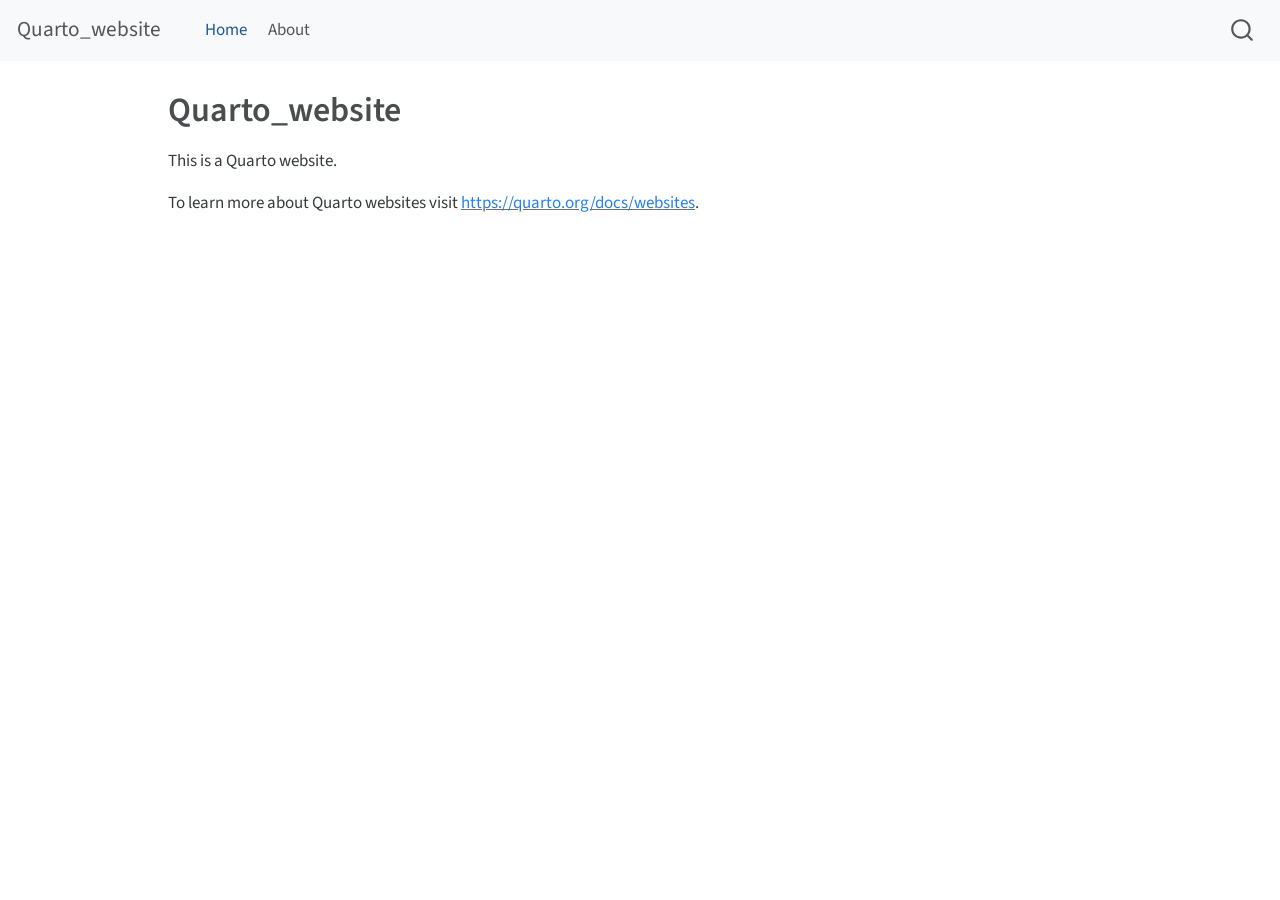
<file: quarto_website/docs/index.html>
<!DOCTYPE html>
<html xmlns="http://www.w3.org/1999/xhtml" lang="en" xml:lang="en"><head>

<meta charset="utf-8">
<meta name="generator" content="quarto-1.3.450">

<meta name="viewport" content="width=device-width, initial-scale=1.0, user-scalable=yes">


<title>Quarto_website</title>
<style>
code{white-space: pre-wrap;}
span.smallcaps{font-variant: small-caps;}
div.columns{display: flex; gap: min(4vw, 1.5em);}
div.column{flex: auto; overflow-x: auto;}
div.hanging-indent{margin-left: 1.5em; text-indent: -1.5em;}
ul.task-list{list-style: none;}
ul.task-list li input[type="checkbox"] {
  width: 0.8em;
  margin: 0 0.8em 0.2em -1em; /* quarto-specific, see https://github.com/quarto-dev/quarto-cli/issues/4556 */ 
  vertical-align: middle;
}
</style>


<script src="site_libs/quarto-nav/quarto-nav.js"></script>
<script src="site_libs/quarto-nav/headroom.min.js"></script>
<script src="site_libs/clipboard/clipboard.min.js"></script>
<script src="site_libs/quarto-search/autocomplete.umd.js"></script>
<script src="site_libs/quarto-search/fuse.min.js"></script>
<script src="site_libs/quarto-search/quarto-search.js"></script>
<meta name="quarto:offset" content="./">
<script src="site_libs/quarto-html/quarto.js"></script>
<script src="site_libs/quarto-html/popper.min.js"></script>
<script src="site_libs/quarto-html/tippy.umd.min.js"></script>
<script src="site_libs/quarto-html/anchor.min.js"></script>
<link href="site_libs/quarto-html/tippy.css" rel="stylesheet">
<link href="site_libs/quarto-html/quarto-syntax-highlighting.css" rel="stylesheet" id="quarto-text-highlighting-styles">
<script src="site_libs/bootstrap/bootstrap.min.js"></script>
<link href="site_libs/bootstrap/bootstrap-icons.css" rel="stylesheet">
<link href="site_libs/bootstrap/bootstrap.min.css" rel="stylesheet" id="quarto-bootstrap" data-mode="light">
<script id="quarto-search-options" type="application/json">{
  "location": "navbar",
  "copy-button": false,
  "collapse-after": 3,
  "panel-placement": "end",
  "type": "overlay",
  "limit": 20,
  "language": {
    "search-no-results-text": "No results",
    "search-matching-documents-text": "matching documents",
    "search-copy-link-title": "Copy link to search",
    "search-hide-matches-text": "Hide additional matches",
    "search-more-match-text": "more match in this document",
    "search-more-matches-text": "more matches in this document",
    "search-clear-button-title": "Clear",
    "search-detached-cancel-button-title": "Cancel",
    "search-submit-button-title": "Submit",
    "search-label": "Search"
  }
}</script>


<link rel="stylesheet" href="styles.css">
</head>

<body class="nav-fixed">

<div id="quarto-search-results"></div>
  <header id="quarto-header" class="headroom fixed-top">
    <nav class="navbar navbar-expand-lg navbar-dark ">
      <div class="navbar-container container-fluid">
      <div class="navbar-brand-container">
    <a class="navbar-brand" href="./index.html">
    <span class="navbar-title">Quarto_website</span>
    </a>
  </div>
            <div id="quarto-search" class="" title="Search"></div>
          <button class="navbar-toggler" type="button" data-bs-toggle="collapse" data-bs-target="#navbarCollapse" aria-controls="navbarCollapse" aria-expanded="false" aria-label="Toggle navigation" onclick="if (window.quartoToggleHeadroom) { window.quartoToggleHeadroom(); }">
  <span class="navbar-toggler-icon"></span>
</button>
          <div class="collapse navbar-collapse" id="navbarCollapse">
            <ul class="navbar-nav navbar-nav-scroll me-auto">
  <li class="nav-item">
    <a class="nav-link active" href="./index.html" rel="" target="" aria-current="page">
 <span class="menu-text">Home</span></a>
  </li>  
  <li class="nav-item">
    <a class="nav-link" href="./about.html" rel="" target="">
 <span class="menu-text">About</span></a>
  </li>  
</ul>
            <div class="quarto-navbar-tools ms-auto">
</div>
          </div> <!-- /navcollapse -->
      </div> <!-- /container-fluid -->
    </nav>
</header>
<!-- content -->
<div id="quarto-content" class="quarto-container page-columns page-rows-contents page-layout-article page-navbar">
<!-- sidebar -->
<!-- margin-sidebar -->
    <div id="quarto-margin-sidebar" class="sidebar margin-sidebar">
        
    </div>
<!-- main -->
<main class="content" id="quarto-document-content">

<header id="title-block-header" class="quarto-title-block default">
<div class="quarto-title">
<h1 class="title">Quarto_website</h1>
</div>



<div class="quarto-title-meta">

    
  
    
  </div>
  

</header>

<p>This is a Quarto website.</p>
<p>To learn more about Quarto websites visit <a href="https://quarto.org/docs/websites" class="uri">https://quarto.org/docs/websites</a>.</p>



</main> <!-- /main -->
<script id="quarto-html-after-body" type="application/javascript">
window.document.addEventListener("DOMContentLoaded", function (event) {
  const toggleBodyColorMode = (bsSheetEl) => {
    const mode = bsSheetEl.getAttribute("data-mode");
    const bodyEl = window.document.querySelector("body");
    if (mode === "dark") {
      bodyEl.classList.add("quarto-dark");
      bodyEl.classList.remove("quarto-light");
    } else {
      bodyEl.classList.add("quarto-light");
      bodyEl.classList.remove("quarto-dark");
    }
  }
  const toggleBodyColorPrimary = () => {
    const bsSheetEl = window.document.querySelector("link#quarto-bootstrap");
    if (bsSheetEl) {
      toggleBodyColorMode(bsSheetEl);
    }
  }
  toggleBodyColorPrimary();  
  const icon = "";
  const anchorJS = new window.AnchorJS();
  anchorJS.options = {
    placement: 'right',
    icon: icon
  };
  anchorJS.add('.anchored');
  const isCodeAnnotation = (el) => {
    for (const clz of el.classList) {
      if (clz.startsWith('code-annotation-')) {                     
        return true;
      }
    }
    return false;
  }
  const clipboard = new window.ClipboardJS('.code-copy-button', {
    text: function(trigger) {
      const codeEl = trigger.previousElementSibling.cloneNode(true);
      for (const childEl of codeEl.children) {
        if (isCodeAnnotation(childEl)) {
          childEl.remove();
        }
      }
      return codeEl.innerText;
    }
  });
  clipboard.on('success', function(e) {
    // button target
    const button = e.trigger;
    // don't keep focus
    button.blur();
    // flash "checked"
    button.classList.add('code-copy-button-checked');
    var currentTitle = button.getAttribute("title");
    button.setAttribute("title", "Copied!");
    let tooltip;
    if (window.bootstrap) {
      button.setAttribute("data-bs-toggle", "tooltip");
      button.setAttribute("data-bs-placement", "left");
      button.setAttribute("data-bs-title", "Copied!");
      tooltip = new bootstrap.Tooltip(button, 
        { trigger: "manual", 
          customClass: "code-copy-button-tooltip",
          offset: [0, -8]});
      tooltip.show();    
    }
    setTimeout(function() {
      if (tooltip) {
        tooltip.hide();
        button.removeAttribute("data-bs-title");
        button.removeAttribute("data-bs-toggle");
        button.removeAttribute("data-bs-placement");
      }
      button.setAttribute("title", currentTitle);
      button.classList.remove('code-copy-button-checked');
    }, 1000);
    // clear code selection
    e.clearSelection();
  });
  function tippyHover(el, contentFn) {
    const config = {
      allowHTML: true,
      content: contentFn,
      maxWidth: 500,
      delay: 100,
      arrow: false,
      appendTo: function(el) {
          return el.parentElement;
      },
      interactive: true,
      interactiveBorder: 10,
      theme: 'quarto',
      placement: 'bottom-start'
    };
    window.tippy(el, config); 
  }
  const noterefs = window.document.querySelectorAll('a[role="doc-noteref"]');
  for (var i=0; i<noterefs.length; i++) {
    const ref = noterefs[i];
    tippyHover(ref, function() {
      // use id or data attribute instead here
      let href = ref.getAttribute('data-footnote-href') || ref.getAttribute('href');
      try { href = new URL(href).hash; } catch {}
      const id = href.replace(/^#\/?/, "");
      const note = window.document.getElementById(id);
      return note.innerHTML;
    });
  }
      let selectedAnnoteEl;
      const selectorForAnnotation = ( cell, annotation) => {
        let cellAttr = 'data-code-cell="' + cell + '"';
        let lineAttr = 'data-code-annotation="' +  annotation + '"';
        const selector = 'span[' + cellAttr + '][' + lineAttr + ']';
        return selector;
      }
      const selectCodeLines = (annoteEl) => {
        const doc = window.document;
        const targetCell = annoteEl.getAttribute("data-target-cell");
        const targetAnnotation = annoteEl.getAttribute("data-target-annotation");
        const annoteSpan = window.document.querySelector(selectorForAnnotation(targetCell, targetAnnotation));
        const lines = annoteSpan.getAttribute("data-code-lines").split(",");
        const lineIds = lines.map((line) => {
          return targetCell + "-" + line;
        })
        let top = null;
        let height = null;
        let parent = null;
        if (lineIds.length > 0) {
            //compute the position of the single el (top and bottom and make a div)
            const el = window.document.getElementById(lineIds[0]);
            top = el.offsetTop;
            height = el.offsetHeight;
            parent = el.parentElement.parentElement;
          if (lineIds.length > 1) {
            const lastEl = window.document.getElementById(lineIds[lineIds.length - 1]);
            const bottom = lastEl.offsetTop + lastEl.offsetHeight;
            height = bottom - top;
          }
          if (top !== null && height !== null && parent !== null) {
            // cook up a div (if necessary) and position it 
            let div = window.document.getElementById("code-annotation-line-highlight");
            if (div === null) {
              div = window.document.createElement("div");
              div.setAttribute("id", "code-annotation-line-highlight");
              div.style.position = 'absolute';
              parent.appendChild(div);
            }
            div.style.top = top - 2 + "px";
            div.style.height = height + 4 + "px";
            let gutterDiv = window.document.getElementById("code-annotation-line-highlight-gutter");
            if (gutterDiv === null) {
              gutterDiv = window.document.createElement("div");
              gutterDiv.setAttribute("id", "code-annotation-line-highlight-gutter");
              gutterDiv.style.position = 'absolute';
              const codeCell = window.document.getElementById(targetCell);
              const gutter = codeCell.querySelector('.code-annotation-gutter');
              gutter.appendChild(gutterDiv);
            }
            gutterDiv.style.top = top - 2 + "px";
            gutterDiv.style.height = height + 4 + "px";
          }
          selectedAnnoteEl = annoteEl;
        }
      };
      const unselectCodeLines = () => {
        const elementsIds = ["code-annotation-line-highlight", "code-annotation-line-highlight-gutter"];
        elementsIds.forEach((elId) => {
          const div = window.document.getElementById(elId);
          if (div) {
            div.remove();
          }
        });
        selectedAnnoteEl = undefined;
      };
      // Attach click handler to the DT
      const annoteDls = window.document.querySelectorAll('dt[data-target-cell]');
      for (const annoteDlNode of annoteDls) {
        annoteDlNode.addEventListener('click', (event) => {
          const clickedEl = event.target;
          if (clickedEl !== selectedAnnoteEl) {
            unselectCodeLines();
            const activeEl = window.document.querySelector('dt[data-target-cell].code-annotation-active');
            if (activeEl) {
              activeEl.classList.remove('code-annotation-active');
            }
            selectCodeLines(clickedEl);
            clickedEl.classList.add('code-annotation-active');
          } else {
            // Unselect the line
            unselectCodeLines();
            clickedEl.classList.remove('code-annotation-active');
          }
        });
      }
  const findCites = (el) => {
    const parentEl = el.parentElement;
    if (parentEl) {
      const cites = parentEl.dataset.cites;
      if (cites) {
        return {
          el,
          cites: cites.split(' ')
        };
      } else {
        return findCites(el.parentElement)
      }
    } else {
      return undefined;
    }
  };
  var bibliorefs = window.document.querySelectorAll('a[role="doc-biblioref"]');
  for (var i=0; i<bibliorefs.length; i++) {
    const ref = bibliorefs[i];
    const citeInfo = findCites(ref);
    if (citeInfo) {
      tippyHover(citeInfo.el, function() {
        var popup = window.document.createElement('div');
        citeInfo.cites.forEach(function(cite) {
          var citeDiv = window.document.createElement('div');
          citeDiv.classList.add('hanging-indent');
          citeDiv.classList.add('csl-entry');
          var biblioDiv = window.document.getElementById('ref-' + cite);
          if (biblioDiv) {
            citeDiv.innerHTML = biblioDiv.innerHTML;
          }
          popup.appendChild(citeDiv);
        });
        return popup.innerHTML;
      });
    }
  }
});
</script>
</div> <!-- /content -->



</body></html>
</file>
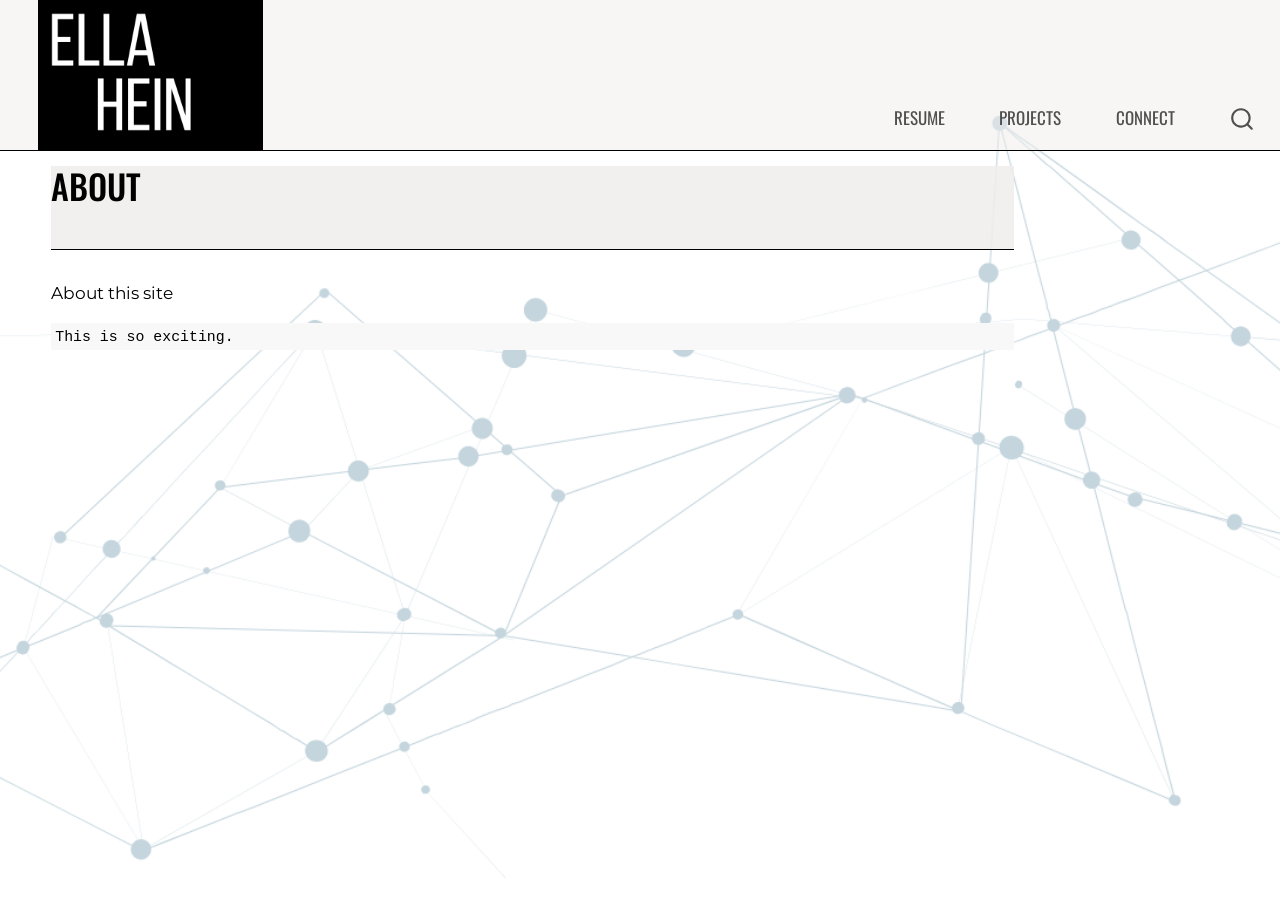
<file: docs/about.html>
<!DOCTYPE html>
<html xmlns="http://www.w3.org/1999/xhtml" lang="en" xml:lang="en"><head>

<meta charset="utf-8">
<meta name="generator" content="quarto-1.3.450">

<meta name="viewport" content="width=device-width, initial-scale=1.0, user-scalable=yes">


<title>Ella Hein - About</title>
<style>
code{white-space: pre-wrap;}
span.smallcaps{font-variant: small-caps;}
div.columns{display: flex; gap: min(4vw, 1.5em);}
div.column{flex: auto; overflow-x: auto;}
div.hanging-indent{margin-left: 1.5em; text-indent: -1.5em;}
ul.task-list{list-style: none;}
ul.task-list li input[type="checkbox"] {
  width: 0.8em;
  margin: 0 0.8em 0.2em -1em; /* quarto-specific, see https://github.com/quarto-dev/quarto-cli/issues/4556 */ 
  vertical-align: middle;
}
</style>


<script src="site_libs/quarto-nav/quarto-nav.js"></script>
<script src="site_libs/quarto-nav/headroom.min.js"></script>
<script src="site_libs/clipboard/clipboard.min.js"></script>
<script src="site_libs/quarto-search/autocomplete.umd.js"></script>
<script src="site_libs/quarto-search/fuse.min.js"></script>
<script src="site_libs/quarto-search/quarto-search.js"></script>
<meta name="quarto:offset" content="./">
<script src="site_libs/quarto-html/quarto.js"></script>
<script src="site_libs/quarto-html/popper.min.js"></script>
<script src="site_libs/quarto-html/tippy.umd.min.js"></script>
<script src="site_libs/quarto-html/anchor.min.js"></script>
<link href="site_libs/quarto-html/tippy.css" rel="stylesheet">
<link href="site_libs/quarto-html/quarto-syntax-highlighting.css" rel="stylesheet" id="quarto-text-highlighting-styles">
<script src="site_libs/bootstrap/bootstrap.min.js"></script>
<link href="site_libs/bootstrap/bootstrap-icons.css" rel="stylesheet">
<link href="site_libs/bootstrap/bootstrap.min.css" rel="stylesheet" id="quarto-bootstrap" data-mode="light">
<script id="quarto-search-options" type="application/json">{
  "location": "navbar",
  "copy-button": false,
  "collapse-after": 3,
  "panel-placement": "end",
  "type": "overlay",
  "limit": 20,
  "language": {
    "search-no-results-text": "No results",
    "search-matching-documents-text": "matching documents",
    "search-copy-link-title": "Copy link to search",
    "search-hide-matches-text": "Hide additional matches",
    "search-more-match-text": "more match in this document",
    "search-more-matches-text": "more matches in this document",
    "search-clear-button-title": "Clear",
    "search-detached-cancel-button-title": "Cancel",
    "search-submit-button-title": "Submit",
    "search-label": "Search"
  }
}</script>


<link rel="stylesheet" href="rwds.css">
</head>

<body class="nav-fixed">

<div id="quarto-search-results"></div>
  <header id="quarto-header" class="headroom fixed-top">
    <nav class="navbar navbar-expand-lg navbar-dark ">
      <div class="navbar-container container-fluid">
      <div class="navbar-brand-container">
    <a href="./index.html" class="navbar-brand navbar-brand-logo">
    <img src="./images/name4.png" alt="Personal Website" class="navbar-logo">
    </a>
  </div>
            <div id="quarto-search" class="" title="Search"></div>
          <button class="navbar-toggler" type="button" data-bs-toggle="collapse" data-bs-target="#navbarCollapse" aria-controls="navbarCollapse" aria-expanded="false" aria-label="Toggle navigation" onclick="if (window.quartoToggleHeadroom) { window.quartoToggleHeadroom(); }">
  <span class="navbar-toggler-icon"></span>
</button>
          <div class="collapse navbar-collapse" id="navbarCollapse">
            <ul class="navbar-nav navbar-nav-scroll ms-auto">
  <li class="nav-item">
    <a class="nav-link" href="./resume/index.html" rel="" target="">
 <span class="menu-text">Resume</span></a>
  </li>  
  <li class="nav-item">
    <a class="nav-link" href="./projects/index.html" rel="" target="">
 <span class="menu-text">Projects</span></a>
  </li>  
  <li class="nav-item">
    <a class="nav-link" href="./connect/index.html" rel="" target="">
 <span class="menu-text">Connect</span></a>
  </li>  
</ul>
            <div class="quarto-navbar-tools">
</div>
          </div> <!-- /navcollapse -->
      </div> <!-- /container-fluid -->
    </nav>
</header>
<!-- content -->
<div id="quarto-content" class="quarto-container page-columns page-rows-contents page-layout-article page-navbar">
<!-- sidebar -->
<!-- margin-sidebar -->
    <div id="quarto-margin-sidebar" class="sidebar margin-sidebar">
        
    </div>
<!-- main -->
<main class="content" id="quarto-document-content">

<header id="title-block-header" class="quarto-title-block default">
<div class="quarto-title">
<h1 class="title">About</h1>
</div>



<div class="quarto-title-meta">

    
  
    
  </div>
  

</header>

<p>About this site</p>
<pre><code>This is so exciting.</code></pre>



</main> <!-- /main -->
<script id="quarto-html-after-body" type="application/javascript">
window.document.addEventListener("DOMContentLoaded", function (event) {
  const toggleBodyColorMode = (bsSheetEl) => {
    const mode = bsSheetEl.getAttribute("data-mode");
    const bodyEl = window.document.querySelector("body");
    if (mode === "dark") {
      bodyEl.classList.add("quarto-dark");
      bodyEl.classList.remove("quarto-light");
    } else {
      bodyEl.classList.add("quarto-light");
      bodyEl.classList.remove("quarto-dark");
    }
  }
  const toggleBodyColorPrimary = () => {
    const bsSheetEl = window.document.querySelector("link#quarto-bootstrap");
    if (bsSheetEl) {
      toggleBodyColorMode(bsSheetEl);
    }
  }
  toggleBodyColorPrimary();  
  const icon = "";
  const anchorJS = new window.AnchorJS();
  anchorJS.options = {
    placement: 'right',
    icon: icon
  };
  anchorJS.add('.anchored');
  const isCodeAnnotation = (el) => {
    for (const clz of el.classList) {
      if (clz.startsWith('code-annotation-')) {                     
        return true;
      }
    }
    return false;
  }
  const clipboard = new window.ClipboardJS('.code-copy-button', {
    text: function(trigger) {
      const codeEl = trigger.previousElementSibling.cloneNode(true);
      for (const childEl of codeEl.children) {
        if (isCodeAnnotation(childEl)) {
          childEl.remove();
        }
      }
      return codeEl.innerText;
    }
  });
  clipboard.on('success', function(e) {
    // button target
    const button = e.trigger;
    // don't keep focus
    button.blur();
    // flash "checked"
    button.classList.add('code-copy-button-checked');
    var currentTitle = button.getAttribute("title");
    button.setAttribute("title", "Copied!");
    let tooltip;
    if (window.bootstrap) {
      button.setAttribute("data-bs-toggle", "tooltip");
      button.setAttribute("data-bs-placement", "left");
      button.setAttribute("data-bs-title", "Copied!");
      tooltip = new bootstrap.Tooltip(button, 
        { trigger: "manual", 
          customClass: "code-copy-button-tooltip",
          offset: [0, -8]});
      tooltip.show();    
    }
    setTimeout(function() {
      if (tooltip) {
        tooltip.hide();
        button.removeAttribute("data-bs-title");
        button.removeAttribute("data-bs-toggle");
        button.removeAttribute("data-bs-placement");
      }
      button.setAttribute("title", currentTitle);
      button.classList.remove('code-copy-button-checked');
    }, 1000);
    // clear code selection
    e.clearSelection();
  });
  function tippyHover(el, contentFn) {
    const config = {
      allowHTML: true,
      content: contentFn,
      maxWidth: 500,
      delay: 100,
      arrow: false,
      appendTo: function(el) {
          return el.parentElement;
      },
      interactive: true,
      interactiveBorder: 10,
      theme: 'quarto',
      placement: 'bottom-start'
    };
    window.tippy(el, config); 
  }
  const noterefs = window.document.querySelectorAll('a[role="doc-noteref"]');
  for (var i=0; i<noterefs.length; i++) {
    const ref = noterefs[i];
    tippyHover(ref, function() {
      // use id or data attribute instead here
      let href = ref.getAttribute('data-footnote-href') || ref.getAttribute('href');
      try { href = new URL(href).hash; } catch {}
      const id = href.replace(/^#\/?/, "");
      const note = window.document.getElementById(id);
      return note.innerHTML;
    });
  }
      let selectedAnnoteEl;
      const selectorForAnnotation = ( cell, annotation) => {
        let cellAttr = 'data-code-cell="' + cell + '"';
        let lineAttr = 'data-code-annotation="' +  annotation + '"';
        const selector = 'span[' + cellAttr + '][' + lineAttr + ']';
        return selector;
      }
      const selectCodeLines = (annoteEl) => {
        const doc = window.document;
        const targetCell = annoteEl.getAttribute("data-target-cell");
        const targetAnnotation = annoteEl.getAttribute("data-target-annotation");
        const annoteSpan = window.document.querySelector(selectorForAnnotation(targetCell, targetAnnotation));
        const lines = annoteSpan.getAttribute("data-code-lines").split(",");
        const lineIds = lines.map((line) => {
          return targetCell + "-" + line;
        })
        let top = null;
        let height = null;
        let parent = null;
        if (lineIds.length > 0) {
            //compute the position of the single el (top and bottom and make a div)
            const el = window.document.getElementById(lineIds[0]);
            top = el.offsetTop;
            height = el.offsetHeight;
            parent = el.parentElement.parentElement;
          if (lineIds.length > 1) {
            const lastEl = window.document.getElementById(lineIds[lineIds.length - 1]);
            const bottom = lastEl.offsetTop + lastEl.offsetHeight;
            height = bottom - top;
          }
          if (top !== null && height !== null && parent !== null) {
            // cook up a div (if necessary) and position it 
            let div = window.document.getElementById("code-annotation-line-highlight");
            if (div === null) {
              div = window.document.createElement("div");
              div.setAttribute("id", "code-annotation-line-highlight");
              div.style.position = 'absolute';
              parent.appendChild(div);
            }
            div.style.top = top - 2 + "px";
            div.style.height = height + 4 + "px";
            let gutterDiv = window.document.getElementById("code-annotation-line-highlight-gutter");
            if (gutterDiv === null) {
              gutterDiv = window.document.createElement("div");
              gutterDiv.setAttribute("id", "code-annotation-line-highlight-gutter");
              gutterDiv.style.position = 'absolute';
              const codeCell = window.document.getElementById(targetCell);
              const gutter = codeCell.querySelector('.code-annotation-gutter');
              gutter.appendChild(gutterDiv);
            }
            gutterDiv.style.top = top - 2 + "px";
            gutterDiv.style.height = height + 4 + "px";
          }
          selectedAnnoteEl = annoteEl;
        }
      };
      const unselectCodeLines = () => {
        const elementsIds = ["code-annotation-line-highlight", "code-annotation-line-highlight-gutter"];
        elementsIds.forEach((elId) => {
          const div = window.document.getElementById(elId);
          if (div) {
            div.remove();
          }
        });
        selectedAnnoteEl = undefined;
      };
      // Attach click handler to the DT
      const annoteDls = window.document.querySelectorAll('dt[data-target-cell]');
      for (const annoteDlNode of annoteDls) {
        annoteDlNode.addEventListener('click', (event) => {
          const clickedEl = event.target;
          if (clickedEl !== selectedAnnoteEl) {
            unselectCodeLines();
            const activeEl = window.document.querySelector('dt[data-target-cell].code-annotation-active');
            if (activeEl) {
              activeEl.classList.remove('code-annotation-active');
            }
            selectCodeLines(clickedEl);
            clickedEl.classList.add('code-annotation-active');
          } else {
            // Unselect the line
            unselectCodeLines();
            clickedEl.classList.remove('code-annotation-active');
          }
        });
      }
  const findCites = (el) => {
    const parentEl = el.parentElement;
    if (parentEl) {
      const cites = parentEl.dataset.cites;
      if (cites) {
        return {
          el,
          cites: cites.split(' ')
        };
      } else {
        return findCites(el.parentElement)
      }
    } else {
      return undefined;
    }
  };
  var bibliorefs = window.document.querySelectorAll('a[role="doc-biblioref"]');
  for (var i=0; i<bibliorefs.length; i++) {
    const ref = bibliorefs[i];
    const citeInfo = findCites(ref);
    if (citeInfo) {
      tippyHover(citeInfo.el, function() {
        var popup = window.document.createElement('div');
        citeInfo.cites.forEach(function(cite) {
          var citeDiv = window.document.createElement('div');
          citeDiv.classList.add('hanging-indent');
          citeDiv.classList.add('csl-entry');
          var biblioDiv = window.document.getElementById('ref-' + cite);
          if (biblioDiv) {
            citeDiv.innerHTML = biblioDiv.innerHTML;
          }
          popup.appendChild(citeDiv);
        });
        return popup.innerHTML;
      });
    }
  }
});
</script>
</div> <!-- /content -->



</body></html>
</file>
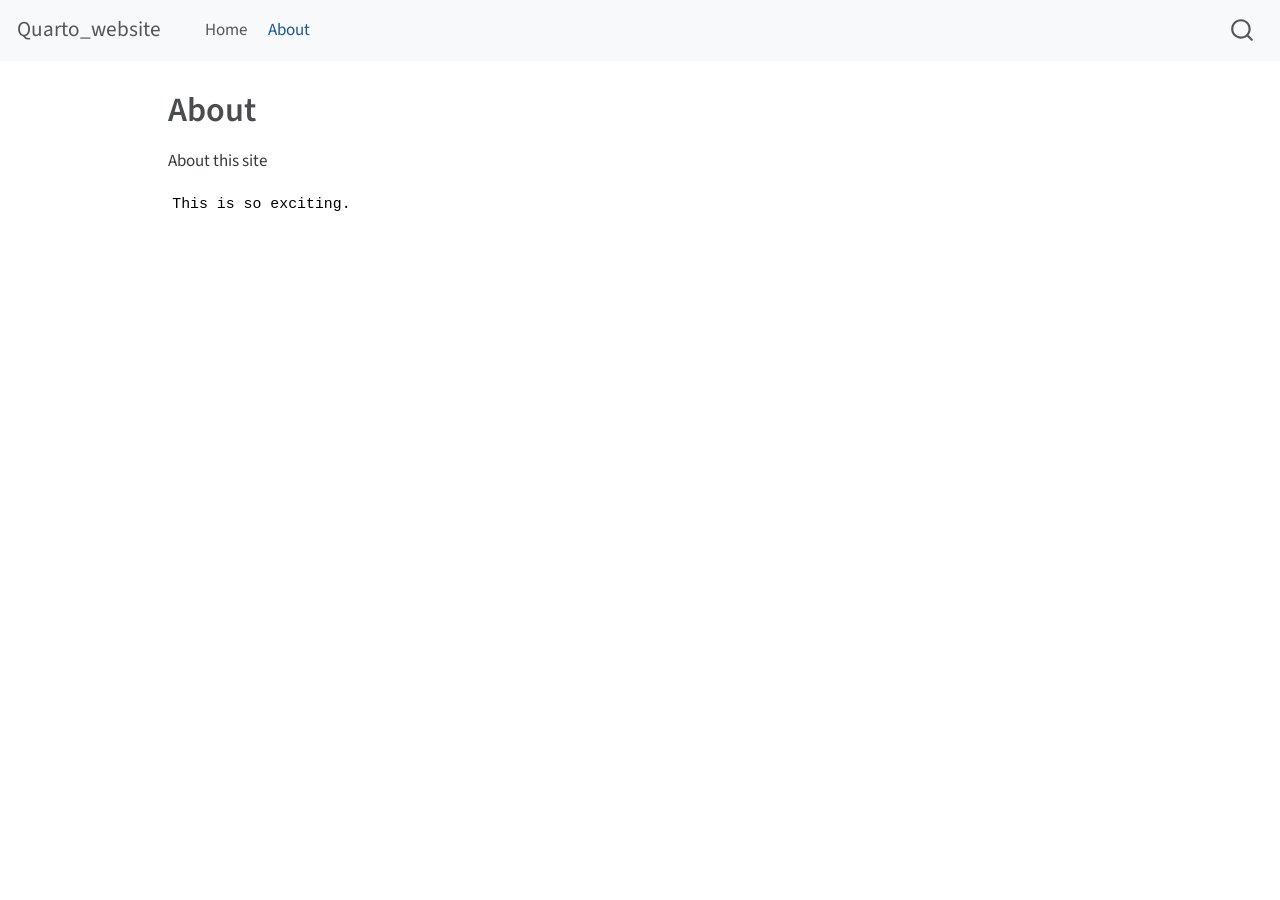
<file: quarto_website/docs/about.html>
<!DOCTYPE html>
<html xmlns="http://www.w3.org/1999/xhtml" lang="en" xml:lang="en"><head>

<meta charset="utf-8">
<meta name="generator" content="quarto-1.3.450">

<meta name="viewport" content="width=device-width, initial-scale=1.0, user-scalable=yes">


<title>Quarto_website - About</title>
<style>
code{white-space: pre-wrap;}
span.smallcaps{font-variant: small-caps;}
div.columns{display: flex; gap: min(4vw, 1.5em);}
div.column{flex: auto; overflow-x: auto;}
div.hanging-indent{margin-left: 1.5em; text-indent: -1.5em;}
ul.task-list{list-style: none;}
ul.task-list li input[type="checkbox"] {
  width: 0.8em;
  margin: 0 0.8em 0.2em -1em; /* quarto-specific, see https://github.com/quarto-dev/quarto-cli/issues/4556 */ 
  vertical-align: middle;
}
</style>


<script src="site_libs/quarto-nav/quarto-nav.js"></script>
<script src="site_libs/quarto-nav/headroom.min.js"></script>
<script src="site_libs/clipboard/clipboard.min.js"></script>
<script src="site_libs/quarto-search/autocomplete.umd.js"></script>
<script src="site_libs/quarto-search/fuse.min.js"></script>
<script src="site_libs/quarto-search/quarto-search.js"></script>
<meta name="quarto:offset" content="./">
<script src="site_libs/quarto-html/quarto.js"></script>
<script src="site_libs/quarto-html/popper.min.js"></script>
<script src="site_libs/quarto-html/tippy.umd.min.js"></script>
<script src="site_libs/quarto-html/anchor.min.js"></script>
<link href="site_libs/quarto-html/tippy.css" rel="stylesheet">
<link href="site_libs/quarto-html/quarto-syntax-highlighting.css" rel="stylesheet" id="quarto-text-highlighting-styles">
<script src="site_libs/bootstrap/bootstrap.min.js"></script>
<link href="site_libs/bootstrap/bootstrap-icons.css" rel="stylesheet">
<link href="site_libs/bootstrap/bootstrap.min.css" rel="stylesheet" id="quarto-bootstrap" data-mode="light">
<script id="quarto-search-options" type="application/json">{
  "location": "navbar",
  "copy-button": false,
  "collapse-after": 3,
  "panel-placement": "end",
  "type": "overlay",
  "limit": 20,
  "language": {
    "search-no-results-text": "No results",
    "search-matching-documents-text": "matching documents",
    "search-copy-link-title": "Copy link to search",
    "search-hide-matches-text": "Hide additional matches",
    "search-more-match-text": "more match in this document",
    "search-more-matches-text": "more matches in this document",
    "search-clear-button-title": "Clear",
    "search-detached-cancel-button-title": "Cancel",
    "search-submit-button-title": "Submit",
    "search-label": "Search"
  }
}</script>


<link rel="stylesheet" href="styles.css">
</head>

<body class="nav-fixed">

<div id="quarto-search-results"></div>
  <header id="quarto-header" class="headroom fixed-top">
    <nav class="navbar navbar-expand-lg navbar-dark ">
      <div class="navbar-container container-fluid">
      <div class="navbar-brand-container">
    <a class="navbar-brand" href="./index.html">
    <span class="navbar-title">Quarto_website</span>
    </a>
  </div>
            <div id="quarto-search" class="" title="Search"></div>
          <button class="navbar-toggler" type="button" data-bs-toggle="collapse" data-bs-target="#navbarCollapse" aria-controls="navbarCollapse" aria-expanded="false" aria-label="Toggle navigation" onclick="if (window.quartoToggleHeadroom) { window.quartoToggleHeadroom(); }">
  <span class="navbar-toggler-icon"></span>
</button>
          <div class="collapse navbar-collapse" id="navbarCollapse">
            <ul class="navbar-nav navbar-nav-scroll me-auto">
  <li class="nav-item">
    <a class="nav-link" href="./index.html" rel="" target="">
 <span class="menu-text">Home</span></a>
  </li>  
  <li class="nav-item">
    <a class="nav-link active" href="./about.html" rel="" target="" aria-current="page">
 <span class="menu-text">About</span></a>
  </li>  
</ul>
            <div class="quarto-navbar-tools ms-auto">
</div>
          </div> <!-- /navcollapse -->
      </div> <!-- /container-fluid -->
    </nav>
</header>
<!-- content -->
<div id="quarto-content" class="quarto-container page-columns page-rows-contents page-layout-article page-navbar">
<!-- sidebar -->
<!-- margin-sidebar -->
    <div id="quarto-margin-sidebar" class="sidebar margin-sidebar">
        
    </div>
<!-- main -->
<main class="content" id="quarto-document-content">

<header id="title-block-header" class="quarto-title-block default">
<div class="quarto-title">
<h1 class="title">About</h1>
</div>



<div class="quarto-title-meta">

    
  
    
  </div>
  

</header>

<p>About this site</p>
<pre><code>This is so exciting.</code></pre>



</main> <!-- /main -->
<script id="quarto-html-after-body" type="application/javascript">
window.document.addEventListener("DOMContentLoaded", function (event) {
  const toggleBodyColorMode = (bsSheetEl) => {
    const mode = bsSheetEl.getAttribute("data-mode");
    const bodyEl = window.document.querySelector("body");
    if (mode === "dark") {
      bodyEl.classList.add("quarto-dark");
      bodyEl.classList.remove("quarto-light");
    } else {
      bodyEl.classList.add("quarto-light");
      bodyEl.classList.remove("quarto-dark");
    }
  }
  const toggleBodyColorPrimary = () => {
    const bsSheetEl = window.document.querySelector("link#quarto-bootstrap");
    if (bsSheetEl) {
      toggleBodyColorMode(bsSheetEl);
    }
  }
  toggleBodyColorPrimary();  
  const icon = "";
  const anchorJS = new window.AnchorJS();
  anchorJS.options = {
    placement: 'right',
    icon: icon
  };
  anchorJS.add('.anchored');
  const isCodeAnnotation = (el) => {
    for (const clz of el.classList) {
      if (clz.startsWith('code-annotation-')) {                     
        return true;
      }
    }
    return false;
  }
  const clipboard = new window.ClipboardJS('.code-copy-button', {
    text: function(trigger) {
      const codeEl = trigger.previousElementSibling.cloneNode(true);
      for (const childEl of codeEl.children) {
        if (isCodeAnnotation(childEl)) {
          childEl.remove();
        }
      }
      return codeEl.innerText;
    }
  });
  clipboard.on('success', function(e) {
    // button target
    const button = e.trigger;
    // don't keep focus
    button.blur();
    // flash "checked"
    button.classList.add('code-copy-button-checked');
    var currentTitle = button.getAttribute("title");
    button.setAttribute("title", "Copied!");
    let tooltip;
    if (window.bootstrap) {
      button.setAttribute("data-bs-toggle", "tooltip");
      button.setAttribute("data-bs-placement", "left");
      button.setAttribute("data-bs-title", "Copied!");
      tooltip = new bootstrap.Tooltip(button, 
        { trigger: "manual", 
          customClass: "code-copy-button-tooltip",
          offset: [0, -8]});
      tooltip.show();    
    }
    setTimeout(function() {
      if (tooltip) {
        tooltip.hide();
        button.removeAttribute("data-bs-title");
        button.removeAttribute("data-bs-toggle");
        button.removeAttribute("data-bs-placement");
      }
      button.setAttribute("title", currentTitle);
      button.classList.remove('code-copy-button-checked');
    }, 1000);
    // clear code selection
    e.clearSelection();
  });
  function tippyHover(el, contentFn) {
    const config = {
      allowHTML: true,
      content: contentFn,
      maxWidth: 500,
      delay: 100,
      arrow: false,
      appendTo: function(el) {
          return el.parentElement;
      },
      interactive: true,
      interactiveBorder: 10,
      theme: 'quarto',
      placement: 'bottom-start'
    };
    window.tippy(el, config); 
  }
  const noterefs = window.document.querySelectorAll('a[role="doc-noteref"]');
  for (var i=0; i<noterefs.length; i++) {
    const ref = noterefs[i];
    tippyHover(ref, function() {
      // use id or data attribute instead here
      let href = ref.getAttribute('data-footnote-href') || ref.getAttribute('href');
      try { href = new URL(href).hash; } catch {}
      const id = href.replace(/^#\/?/, "");
      const note = window.document.getElementById(id);
      return note.innerHTML;
    });
  }
      let selectedAnnoteEl;
      const selectorForAnnotation = ( cell, annotation) => {
        let cellAttr = 'data-code-cell="' + cell + '"';
        let lineAttr = 'data-code-annotation="' +  annotation + '"';
        const selector = 'span[' + cellAttr + '][' + lineAttr + ']';
        return selector;
      }
      const selectCodeLines = (annoteEl) => {
        const doc = window.document;
        const targetCell = annoteEl.getAttribute("data-target-cell");
        const targetAnnotation = annoteEl.getAttribute("data-target-annotation");
        const annoteSpan = window.document.querySelector(selectorForAnnotation(targetCell, targetAnnotation));
        const lines = annoteSpan.getAttribute("data-code-lines").split(",");
        const lineIds = lines.map((line) => {
          return targetCell + "-" + line;
        })
        let top = null;
        let height = null;
        let parent = null;
        if (lineIds.length > 0) {
            //compute the position of the single el (top and bottom and make a div)
            const el = window.document.getElementById(lineIds[0]);
            top = el.offsetTop;
            height = el.offsetHeight;
            parent = el.parentElement.parentElement;
          if (lineIds.length > 1) {
            const lastEl = window.document.getElementById(lineIds[lineIds.length - 1]);
            const bottom = lastEl.offsetTop + lastEl.offsetHeight;
            height = bottom - top;
          }
          if (top !== null && height !== null && parent !== null) {
            // cook up a div (if necessary) and position it 
            let div = window.document.getElementById("code-annotation-line-highlight");
            if (div === null) {
              div = window.document.createElement("div");
              div.setAttribute("id", "code-annotation-line-highlight");
              div.style.position = 'absolute';
              parent.appendChild(div);
            }
            div.style.top = top - 2 + "px";
            div.style.height = height + 4 + "px";
            let gutterDiv = window.document.getElementById("code-annotation-line-highlight-gutter");
            if (gutterDiv === null) {
              gutterDiv = window.document.createElement("div");
              gutterDiv.setAttribute("id", "code-annotation-line-highlight-gutter");
              gutterDiv.style.position = 'absolute';
              const codeCell = window.document.getElementById(targetCell);
              const gutter = codeCell.querySelector('.code-annotation-gutter');
              gutter.appendChild(gutterDiv);
            }
            gutterDiv.style.top = top - 2 + "px";
            gutterDiv.style.height = height + 4 + "px";
          }
          selectedAnnoteEl = annoteEl;
        }
      };
      const unselectCodeLines = () => {
        const elementsIds = ["code-annotation-line-highlight", "code-annotation-line-highlight-gutter"];
        elementsIds.forEach((elId) => {
          const div = window.document.getElementById(elId);
          if (div) {
            div.remove();
          }
        });
        selectedAnnoteEl = undefined;
      };
      // Attach click handler to the DT
      const annoteDls = window.document.querySelectorAll('dt[data-target-cell]');
      for (const annoteDlNode of annoteDls) {
        annoteDlNode.addEventListener('click', (event) => {
          const clickedEl = event.target;
          if (clickedEl !== selectedAnnoteEl) {
            unselectCodeLines();
            const activeEl = window.document.querySelector('dt[data-target-cell].code-annotation-active');
            if (activeEl) {
              activeEl.classList.remove('code-annotation-active');
            }
            selectCodeLines(clickedEl);
            clickedEl.classList.add('code-annotation-active');
          } else {
            // Unselect the line
            unselectCodeLines();
            clickedEl.classList.remove('code-annotation-active');
          }
        });
      }
  const findCites = (el) => {
    const parentEl = el.parentElement;
    if (parentEl) {
      const cites = parentEl.dataset.cites;
      if (cites) {
        return {
          el,
          cites: cites.split(' ')
        };
      } else {
        return findCites(el.parentElement)
      }
    } else {
      return undefined;
    }
  };
  var bibliorefs = window.document.querySelectorAll('a[role="doc-biblioref"]');
  for (var i=0; i<bibliorefs.length; i++) {
    const ref = bibliorefs[i];
    const citeInfo = findCites(ref);
    if (citeInfo) {
      tippyHover(citeInfo.el, function() {
        var popup = window.document.createElement('div');
        citeInfo.cites.forEach(function(cite) {
          var citeDiv = window.document.createElement('div');
          citeDiv.classList.add('hanging-indent');
          citeDiv.classList.add('csl-entry');
          var biblioDiv = window.document.getElementById('ref-' + cite);
          if (biblioDiv) {
            citeDiv.innerHTML = biblioDiv.innerHTML;
          }
          popup.appendChild(citeDiv);
        });
        return popup.innerHTML;
      });
    }
  }
});
</script>
</div> <!-- /content -->



</body></html>
</file>
<file: docs/site_libs/quarto-html/tippy.css>
.tippy-box[data-animation=fade][data-state=hidden]{opacity:0}[data-tippy-root]{max-width:calc(100vw - 10px)}.tippy-box{position:relative;background-color:#333;color:#fff;border-radius:4px;font-size:14px;line-height:1.4;white-space:normal;outline:0;transition-property:transform,visibility,opacity}.tippy-box[data-placement^=top]>.tippy-arrow{bottom:0}.tippy-box[data-placement^=top]>.tippy-arrow:before{bottom:-7px;left:0;border-width:8px 8px 0;border-top-color:initial;transform-origin:center top}.tippy-box[data-placement^=bottom]>.tippy-arrow{top:0}.tippy-box[data-placement^=bottom]>.tippy-arrow:before{top:-7px;left:0;border-width:0 8px 8px;border-bottom-color:initial;transform-origin:center bottom}.tippy-box[data-placement^=left]>.tippy-arrow{right:0}.tippy-box[data-placement^=left]>.tippy-arrow:before{border-width:8px 0 8px 8px;border-left-color:initial;right:-7px;transform-origin:center left}.tippy-box[data-placement^=right]>.tippy-arrow{left:0}.tippy-box[data-placement^=right]>.tippy-arrow:before{left:-7px;border-width:8px 8px 8px 0;border-right-color:initial;transform-origin:center right}.tippy-box[data-inertia][data-state=visible]{transition-timing-function:cubic-bezier(.54,1.5,.38,1.11)}.tippy-arrow{width:16px;height:16px;color:#333}.tippy-arrow:before{content:"";position:absolute;border-color:transparent;border-style:solid}.tippy-content{position:relative;padding:5px 9px;z-index:1}
</file>
<file: docs/site_libs/quarto-html/quarto-syntax-highlighting.css>
/* quarto syntax highlight colors */
:root {
  --quarto-hl-ot-color: #003B4F;
  --quarto-hl-at-color: #657422;
  --quarto-hl-ss-color: #20794D;
  --quarto-hl-an-color: #5E5E5E;
  --quarto-hl-fu-color: #4758AB;
  --quarto-hl-st-color: #20794D;
  --quarto-hl-cf-color: #003B4F;
  --quarto-hl-op-color: #5E5E5E;
  --quarto-hl-er-color: #AD0000;
  --quarto-hl-bn-color: #AD0000;
  --quarto-hl-al-color: #AD0000;
  --quarto-hl-va-color: #111111;
  --quarto-hl-bu-color: inherit;
  --quarto-hl-ex-color: inherit;
  --quarto-hl-pp-color: #AD0000;
  --quarto-hl-in-color: #5E5E5E;
  --quarto-hl-vs-color: #20794D;
  --quarto-hl-wa-color: #5E5E5E;
  --quarto-hl-do-color: #5E5E5E;
  --quarto-hl-im-color: #00769E;
  --quarto-hl-ch-color: #20794D;
  --quarto-hl-dt-color: #AD0000;
  --quarto-hl-fl-color: #AD0000;
  --quarto-hl-co-color: #5E5E5E;
  --quarto-hl-cv-color: #5E5E5E;
  --quarto-hl-cn-color: #8f5902;
  --quarto-hl-sc-color: #5E5E5E;
  --quarto-hl-dv-color: #AD0000;
  --quarto-hl-kw-color: #003B4F;
}

/* other quarto variables */
:root {
  --quarto-font-monospace: SFMono-Regular, Menlo, Monaco, Consolas, "Liberation Mono", "Courier New", monospace;
}

pre > code.sourceCode > span {
  color: #003B4F;
}

code span {
  color: #003B4F;
}

code.sourceCode > span {
  color: #003B4F;
}

div.sourceCode,
div.sourceCode pre.sourceCode {
  color: #003B4F;
}

code span.ot {
  color: #003B4F;
  font-style: inherit;
}

code span.at {
  color: #657422;
  font-style: inherit;
}

code span.ss {
  color: #20794D;
  font-style: inherit;
}

code span.an {
  color: #5E5E5E;
  font-style: inherit;
}

code span.fu {
  color: #4758AB;
  font-style: inherit;
}

code span.st {
  color: #20794D;
  font-style: inherit;
}

code span.cf {
  color: #003B4F;
  font-style: inherit;
}

code span.op {
  color: #5E5E5E;
  font-style: inherit;
}

code span.er {
  color: #AD0000;
  font-style: inherit;
}

code span.bn {
  color: #AD0000;
  font-style: inherit;
}

code span.al {
  color: #AD0000;
  font-style: inherit;
}

code span.va {
  color: #111111;
  font-style: inherit;
}

code span.bu {
  font-style: inherit;
}

code span.ex {
  font-style: inherit;
}

code span.pp {
  color: #AD0000;
  font-style: inherit;
}

code span.in {
  color: #5E5E5E;
  font-style: inherit;
}

code span.vs {
  color: #20794D;
  font-style: inherit;
}

code span.wa {
  color: #5E5E5E;
  font-style: italic;
}

code span.do {
  color: #5E5E5E;
  font-style: italic;
}

code span.im {
  color: #00769E;
  font-style: inherit;
}

code span.ch {
  color: #20794D;
  font-style: inherit;
}

code span.dt {
  color: #AD0000;
  font-style: inherit;
}

code span.fl {
  color: #AD0000;
  font-style: inherit;
}

code span.co {
  color: #5E5E5E;
  font-style: inherit;
}

code span.cv {
  color: #5E5E5E;
  font-style: italic;
}

code span.cn {
  color: #8f5902;
  font-style: inherit;
}

code span.sc {
  color: #5E5E5E;
  font-style: inherit;
}

code span.dv {
  color: #AD0000;
  font-style: inherit;
}

code span.kw {
  color: #003B4F;
  font-style: inherit;
}

.prevent-inlining {
  content: "</";
}

/*# sourceMappingURL=debc5d5d77c3f9108843748ff7464032.css.map */
</file>
<file: docs/rwds.css>
/*-- navbar --*/

.navbar {
  padding-top: 0;
  padding-bottom: 0;
  font-family: 'Oswald';
  font-size: 1em;
  background-color: rgba(240, 238, 235, 0.5);
}

@media (max-width: 991px) {
.navbar-nav-scroll {
  background: black;
}
}

#quarto-header {
  border-bottom: 1px solid black;
}

.navbar-brand.navbar-brand-logo {
  display: flex;
  padding-top: 0;
  padding-bottom: 0;
  margin-right: 0;
  margin-left: 1em;
}

@media (max-width: 767px) {
  .navbar-brand.navbar-brand-logo {
    margin-left: 0;
}
}

.navbar-logo {
  max-height: 150px;
  width: auto;
  align-items: baseline;
}

@media (max-width: 991px) {
.navbar-logo {
  max-height: 100px;
  width: auto;
  align-items: baseline;
}
}

.navbar-nav .nav-link {
  color: black;
  font-weight: 400;
}

.navbar-nav .nav-link:hover {
  color: #70b7cd;
  font-weight: 400;
}

@media (max-width: 991px) {
.navbar-nav .nav-link {
  color: white;
  font-weight: 400;
}
}

.navbar-nav .show>.nav-link, .navbar-nav .active>.nav-link, .navbar-nav .nav-link.active {
  color: rgba(255, 255, 255, 0.5);
}

.nav-item {
  margin-top: 5rem; 
}

@media (max-width: 1200px) {
  .nav-item {
    margin-right: 0.5rem;
}
}

@media (max-width: 991px) {
  .nav-item {
    margin-top: 0;
    margin-right: 0rem;
}
}

.aa-DetachedSearchButton {
  margin-top: 5rem;
}

@media (max-width: 991px) {
  .aa-DetachedSearchButton {
    margin-top: 0;
}
}

.dropdown-item {
  font-family: inherit;
  letter-spacing: 1px;
  display: block;
  width: 100%;
  padding: 0.25rem 1rem;
  clear: both;
  font-weight: 300;
  color: black;
  text-align: inherit;
  text-transform: uppercase;
  white-space: nowrap;
  background-color: rgba(0,0,0,0);
  border: 0;
}

/*-- quarto titles --*/

#title-block-header {
  margin-block-end: 1rem;
  position: relative;
  margin-top: -1px;
  margin-bottom: 1.8em;
  border-bottom: 1px solid black;
  background-color: rgba(240, 238, 235, 0.85);
}

.quarto-title-banner {
  margin-bottom: 0.75em;
  color: black;
  background-color: rgba(240, 238, 235, 0);
}

.quarto-title-banner a {
  color: #70b7cd;
}

@media (max-width: 991.98px) {
.quarto-title-banner {
    padding-top: 2.5em;
    padding-bottom: 0;
}
}

@media (min-width: 992px) {
.quarto-title-banner {
    padding-top: 2.5em;
    padding-bottom: 0;
}
}

.quarto-title-banner .quarto-title .title {
  font-weight: 500;
  color: black;
  background-color: rgba(240, 238, 235, 0);
}

#title-block-header.quarto-title-block.default .description {
  margin-top: 1.5em;
  font-weight: 400;
  font-size: 1.2em;
  color: black;
  background-color: rgba(240, 238, 235, 0);
}

.quarto-title .quarto-categories {
  display: flex;
  column-gap: 0.4em;
  padding-bottom: 0.5em;
  margin-top: 1.9em;
  background-color: rgba(240, 238, 235, 0);
}

.quarto-title .quarto-categories .quarto-category {
  padding: 0.25em 0.75em;
  font-family: 'Oswald';
  font-size: .9em;
  font-weight: 400;
  color: #70b7cd;
  text-transform: uppercase;
  border: solid 1px;
  border-radius: 0.25rem;
  opacity: 1;
}

.quarto-title-meta {
  margin-bottom: 2.5em;
}

#title-block-header.quarto-title-block.default .quarto-title-meta-heading {
  font-family: 'Oswald';
  text-transform: uppercase;
  margin-top: 1em;
  font-size: 0.9em;
  opacity: 1;
  font-weight: 400;
  background-color: rgba(240, 238, 235, 0);
}

#title-block-header.quarto-title-block.default .quarto-title-meta-contents {
  font-family: 'Oswald';
  text-transform: uppercase;
  font-weight: 300;
  opacity: 0.8;
  font-size: 0.9em;
  background-color: rgba(240, 238, 235, 0);
}


/*-- main content --*/
body.nav-fixed {
  padding-top: auto;
  background: url('images/ella_background.png') no-repeat center center fixed;
  background-size: cover;
}

#quarto-content {
  background: transparent; /* Making the content area transparent to see the background image */
}

#quarto-content>* {
  padding-top: 0;
}

h2.anchored {
  margin-bottom: 0;
}

blockquote {
  margin: 0 0 1rem;
  padding: 0.625rem 1.25rem;
  border-left: 0.25rem solid black;
}

.blockquote {
  font-size: inherit;
  padding-left: 1rem;
  padding-right: 1.5rem;
  color: black;
}

.panel-caption, .figure-caption, figcaption {
  color: black;
  font-size: 0.825rem;
  margin-bottom: 1rem;
}

.citation a, .footnote-ref {
  color: #70b7cd;
  font-weight: 700;
}

.citation a:hover {
  color: black
}

div.csl-entry {
  color: black;
  font-weight: 400;
}

#quarto-appendix.default {
  border-top: none;
  background: transparent; /* Making the appendix area transparent as well */
  padding-top: 0;
  margin-top: 2.5em;
}


#quarto-appendix.default *[role=doc-endnotes]>ol, #quarto-appendix.default .quarto-appendix-contents>*:not(h2):not(.h2) {
  opacity: inherit;
}


#quarto-appendix.default .quarto-appendix-heading {
  font-weight: 500;
  opacity: inherit;
}

#quarto-appendix.default *[role=doc-endnotes]>ol, #quarto-appendix.default .quarto-appendix-contents>*:not(h2):not(.h2) {
  opacity: inherit;
}

::marker {
  font-variant-numeric: normal;
}

.article-btn {
  border: none;
  border-radius: 0px;
  background-color: black;
  color: white;
  padding: 0.85em 1em;
  text-align: center;
  display: inline-block;
  margin-top: 1.5em;
  margin-bottom: 1.5em;
  cursor: pointer;
  width: 100%;
}

.article-btn p {
  font-family: 'Oswald';
  font-size: 1.3em;
  letter-spacing: 1px;
  text-transform: uppercase;
  margin-bottom: 0px;
}

.article-btn a {
  color: white;
  font-weight: 500;
  display: block;
  width: auto;
  height: auto;
}

.article-btn a:hover {
  color: #70b7cd;
}

.further-info {
  margin-top: 1.5em;
  margin-bottom: 1.5em;
  padding-top: 1.5em;
  padding-bottom: .75em;
  border-top: 1px solid black;
  border-bottom: 1px solid black;
}

.keyline hr {
  opacity: 1;
  margin-top: 2rem;
  margin-bottom: 2rem;
}

.nav-btn-container {
  padding-top: 1.5rem;
  padding-bottom: 1.5rem;
}

.nav-btn {
  border: none;
  border-radius: 0px;
  background-color: black;
  color: white;
  padding: 0.85em 1em;
  text-align: center;
  display: inline-block;
  cursor: pointer;
  width: 100%;
}

.nav-btn p {
  font-family: 'Oswald';
  font-size: 1.3em;
  letter-spacing: 1px;
  text-transform: uppercase;
  margin-bottom: 0px;
}

.nav-btn a {
  color: white;
  font-weight: 500;
  display: block;
  width: auto;
  height: auto;
}

.nav-btn a:hover {
  color: #70b7cd;
}


/*-- sidebar --*/

.sidebar nav[role=doc-toc]>h2, .sidebar nav[role=doc-toc]>.h2 {
  font-family: 'Oswald';
  font-size: .875rem;
  font-weight: 500;
  text-transform: uppercase;
  margin-bottom: 0.5rem;
  margin-top: 0.3rem;
  border-bottom: 0;
  padding-bottom: 0;
  padding-top: 0px;
}

.sidebar nav[role=doc-toc] ul>li>a.active {
  border-left: 1px solid #70b7cd;
  font-weight: 500;
  color: #70b7cd !important;
}

.sidebar nav[role=doc-toc]>ul a {
  border-left: none;
  padding-left: 0.6rem;
}

.sidebar nav[role=doc-toc]>ul li a {
  font-family: 'Montserrat';
  font-weight: 500;
  line-height: 1.1rem;
  padding-bottom: 0.2rem;
  padding-top: 0.2rem;
  color: black;
}

.sidebar nav[role=doc-toc] ul>li>a.active, .sidebar nav[role=doc-toc] ul>li>ul>li>a.active {
  border-left: 1px solid #70b7cd;
  color: #70b7cd !important;
}

.toc-actions a {
  font-family: 'Montserrat';
  font-weight: 500;
  color: black;
}

.toc-actions a:hover {
  color: #70b7cd;
}

#quarto-margin-sidebar .toc-actions .bi:before {
  color: black;
}

.column-margin figcaption, .margin-caption, div.aside, aside, .column-margin p {
  font-family: 'Montserrat';
  font-weight: 400;
  color: black;
  font-size: .825rem;
  text-decoration: none;
}

.column-margin figcaption a {
  color: #70b7cd;
  font-weight: 700;
}

.column-margin figcaption a:hover {
  color: black;
}

.pullquote-container {
  padding-top: 1em;
  padding-bottom: 1em;
}

.pullquote-grid {
  padding-bottom: 1.8em;
}

.pullquote p {
  font-family: 'Oswald';
  font-weight: 500;
  font-size: calc(1.345rem + 0.85vw);
  color: black;
  margin-top: 0;
  margin-bottom: 0;
  line-height: 1.2;
}

@media (min-width: 1200px) {
.pullquote p {
    font-size: 2rem;
}
}

.pullquote img {
  margin: 0;
}

.table-caption, caption {
    color: black !important;
  font-size: 0.825rem;
}

.table-caption, caption b {
  color: black;
}


/*-- font styles --*/

h3,
.h3,
h4,
.h4,
h5,
.h5
h6,
.h6 {
  font-family: 'Oswald';
  text-transform: none;
  letter-spacing: normal;
  font-weight: 500;
  opacity: 1;
  color: black;
}

h1, .h1 {
  font-family: 'Oswald';
  font-weight: 500;
  color: black;
  text-transform: uppercase;
  letter-spacing: normal;
  opacity: 1;
}

h2, .h2 {
  font-family: 'Oswald';
  font-weight: 500;
  color: black;
  text-transform: none;
  border-bottom: none;
  letter-spacing: normal;
  opacity: 1;
}

@media (max-width: 991.98px) {
#quarto-content section:first-of-type h2:first-of-type, #quarto-content section:first-of-type .h2:first-of-type {
    margin-top: 1.5rem;
}
}

body {
  font-family: 'Montserrat';
  font-weight: 400;
  color: black;
  letter-spacing: normal;
}

a {
  text-decoration: none;
}

a:hover {
  color: black;
}

p > a {
  color: #70b7cd;
  font-weight: 700;
}

b, strong a {
  color: #70b7cd;
}

ul a {
  color: #70b7cd;
  font-weight: 700;
}

li > a {
  color: #70b7cd;
  font-weight: 700;
}

dd a {
  color: #70b7cd;
  font-weight: 700;
}

.table {
  color: black;
}

.table th, .table td {
  padding: 0.75rem;
}

th {
  text-transform: none;
}

tr {
  border-color: black;
}


/*-- listing styles --*/

div.quarto-post {
  border-bottom: 1px solid black;
}

div.quarto-post .metadata {
  font-family: 'Oswald';
  font-weight: 300;
  text-transform: uppercase;
}

div.quarto-post .listing-categories .listing-category {
  color: #70b7cd;
  border: solid 1px #70b7cd;
  font-family: 'Oswald';
  font-weight: 400;
  font-size: .75em;
}

div.quarto-post a {
  color: black;
}

#quarto-margin-sidebar .quarto-listing-category-title {
  font-weight: 500;
  text-transform: uppercase;
  font-size: .875rem;
}

.quarto-listing-category .category {
  font-weight: 500;
  font-size: .825rem;
}

.quarto-listing-category .category.active {
  font-weight: 500;
  color: #70b7cd;
}

div.quarto-post .listing-description {
  margin-bottom: 1.5em;
}

.nav-page a {
  font-family: 'Oswald';
  font-weight: 500;
  text-transform: uppercase;
  color: black;
}

.nav-page a:hover {
  color: #70b7cd;
}


/*-- grid listing --*/

.quarto-grid-item {
  border: none;
  background-color: white;
}

.quarto-grid-item.borderless {
  border: none;
  background-color: white;
}

.quarto-grid-item div.post-contents {
  padding: 0;
}

.quarto-grid-item .card-title {
  margin-top: 0.5em;
  margin-bottom: 0.75em;
  color: black;
}

.card-body {
  color: black;
}

.quarto-grid-item .listing-categories {
  display: flex;
  flex-wrap: wrap;
  padding-bottom: .5em;
}

.quarto-grid-item .listing-categories .listing-category {
  color: #70b7cd;
  border: solid 1px #70b7cd !important;
  font-family: 'Oswald';
  font-weight: 400;
  font-size: .75em;
}

.quarto-grid-item .card-attribution.justify {
  justify-content: left;
}

.quarto-grid-item .card-attribution {
  font-family: 'Oswald';
  font-weight: 300;
  color: black;
  flex-grow: 10;
  align-items: flex-end;
}

.quarto-grid-item img.thumbnail-image {
  object-fit: cover;
  height: 188px !important;
}


/*-- callout styles --*/
.callout {
  background-color: white;
}


/*-- background styles --*/

.black-background {
  background-color: black;
}

.purple-background {
  background-color: rgba(255, 255, 255, 0.5);
  background-size: cover;
}

.blue-background {
  background-color: #7eadba;
}

.yellow-background {
  background-color: #e3b638;
}

.pink-background {
  background-color: #d6748c;
}

.orange-background {
  background-color: #da9359;
}


/*-- homepage styles --*/

.content-container {
  padding-left: 1.5em;
  padding-right: 1.5em;
}

.top-story {
  max-width: 1000px;
  margin: 0 auto;
  margin-bottom: 1em; 
  box-sizing: border-box;
  height: auto;
  display: flex;
  align-items: center;
}

.top-story img {
  height: 100%;
  object-fit: cover;
}


.top-story-text {
  margin-left: 1rem;
  margin-right: 1rem;
  margin-top: 0;
}

.top-story-text h2 {
  margin-top: 1.5rem;
}

.top-story-img p {
  margin-bottom: 0;
}

.header-banner {
  position: relative;
  display: flex;
  justify-content: center;
}

.header-banner .header-image {
  position: absolute;
  display: none;
  height: auto;
}

.header-text p {
  text-align: center;
  margin-bottom: 0;
}

.header-block {
  max-width: 1000px;
  margin: 0 auto;
  padding-top: 1em;
  padding-bottom: 1.8em; 
  box-sizing: border-box;
  border-bottom: 1px solid black;
}

.listing-block {
  max-width: 1000px;
  margin: 0 auto;
  padding-bottom: 1.1em; 
  box-sizing: border-box;
  border-bottom: 1px solid black;
}

.listing-block h2 {
  color: black;
  text-transform: uppercase;
}

.listing-block h2:hover {
  color: #70b7cd;
}

.pullout-container {
  padding-left: 1.5em;
  padding-right: 1.5em;
  padding-top: 2.5em;
}

.pullout-block {
  text-align: center;
  max-width: calc(1000px + 6vw);
  margin: 0 auto;
  padding-top: 1em;
  padding-bottom: 1.8em; 
  box-sizing: border-box;
}

.pullout-text h2 {
  text-align: center;
  margin-left: 5vw;
  margin-right: 5vw;
  color: white;
  margin-top: 0.5em;
}

.pullout-text p {
  text-align: center;
  font-family: 'Oswald';
  font-weight: 500;
  color: white;
  margin-left: 1.5em;
  margin-right: 1.5em;
  text-transform: uppercase;
  text-decoration: underline;
  text-decoration-color: #70b7cd;
  text-decoration-thickness: 3px;
  margin-bottom: 1.5rem;
}

.button {
  border: none;
  border-radius: 0px;
  color: black;
  background-color: white;
  padding: 0.85em 1em;
  text-align: center;
  display: inline-block;
  margin-top: 0.6em; 
  margin-bottom: 0.25em; 
  margin-left: 1.5em; 
  margin-right: 1.5em;
  cursor: pointer;
}

.button p {
  color: black;
  font-family: 'Oswald';
  font-size: 1.3em;
  text-transform: uppercase;
  margin-bottom: 0px;
  text-decoration: none;
}

.button a {
  color: black;
  font-weight: 500;
}

.button a:hover {
  color: #70b7cd;
}


/*-- footer style --*/

.footer-container {
  padding-left: 1.5em;
  padding-right: 1.5em;
  padding-top: 1em;
  margin-top: 2.5em;
}

.footer-text h3, .h3 {
  font-family: 'Oswald';
  color: white;
  font-size: .875rem;
  font-weight: 500;
  text-transform: uppercase;
  margin-bottom: 0.5rem;
  margin-top: 0.3rem;
  border-bottom: 0;
  padding-bottom: 0;
  padding-top: 0px;
}

.footer-text p, .p {
  color: white;
  font-size: .875rem;
  font-weight: 400;
}

.footer-text p > a {
  color: white;
  font-size: .875rem;
  font-weight: 400;
}

.footer-text p > a:hover {
  color: #70b7cd;
  font-size: .875rem;
  font-weight: 400;
}

.footer-block {
  max-width: 1000px;
  margin: 0 auto;
  padding-top: 1em;
  padding-bottom: 1em; 
  box-sizing: border-box;
}


/*-- nav footer styles --*/

.nav-footer {
  color: white;
  font-family: 'Oswald';
  font-weight: 400;
  padding-left: 1.5em !important;
  padding-right: 1.5em !important;
  padding-top: 1em;
}

body:not(.floating) .nav-footer {
  border-top: 1px solid #f0eeeb;
}

.nav-footer a {
  color: white;
  font-weight: 400;
}

.nav-footer a:hover {
  color: #70b7cd;
}

.nav-footer-left .footer-items .nav-link, .nav-footer-center .footer-items .nav-link, .nav-footer-right .footer-items .nav-link {
  font-weight: 400;
  text-transform: uppercase;
}

.nav-footer-left .footer-items .nav-item, .nav-footer-center .footer-items .nav-item, .nav-footer-right .footer-items .nav-item {
  margin-top: 0;
  margin-left: 0.5rem;
  margin-right: 0.5rem;
}

.nav-footer-left {
  font-family: 'Montserrat';
}

.nav-footer-right {
  font-family: 'Montserrat';
}


/*-- DataScienceBites --*/

.dsb {
  display: block;
  margin-left: auto;
  margin-right: auto;
  width: 200px;
}


/* webR */
.btn-webr {
  background-color: #70b7cd;
  color: white;
}

pre code:not(.sourceCode) {
  background-color: #F8F8F8;
}

/* Connect */

#connect-container {
  background-color: rgba(255, 255, 255, .8); /* Translucent background */
  padding: 2rem;
  border-radius: 10px;
}

.connect-title {
  font-family: 'Oswald', sans-serif;
  text-transform: uppercase;
  font-size: 2em;
  margin-bottom: 1rem;
  color: #333;
}

.connect-subtitle {
  font-size: 1.2em;
  font-weight: 400;
  margin-bottom: 1.5rem;
  color: #555;
}

.connect-link {
  font-size: 1em;
  margin-bottom: 1rem;
  display: block;
  color: #70b7cd;
  text-decoration: none;
}

.connect-link:hover {
  color: #333;
}

.contact-form input, .contact-form textarea {
  width: 100%;
  padding: 0.5rem;
  margin-bottom: 1rem;
  border: 1px solid #ccc;
  border-radius: 5px;
}

.contact-form button {
  background-color: #333;
  color: white;
  border: none;
  padding: 0.75rem 1.5rem;
  border-radius: 5px;
  cursor: pointer;
}

.contact-form button:hover {
  background-color: #555;
}

/* RESUME */
.resume-container {
    background-color: rgba(255, 255, 255, 0.8); /* Translucent white */
    padding: 20px;
    border-radius: 10px;
}

/* NEW contact form */
.contact-form-container {
  max-width: 600px;
  margin: 0 auto;
  padding: 2rem;
  background-color: rgba(240, 238, 235, 0.9);
  border-radius: 8px;
  box-shadow: 0 4px 8px rgba(0, 0, 0, 0.1);
}
.contact-form-container h2 {
  text-align: center;
  margin-bottom: 1.5rem;
}
.form-group {
  margin-bottom: 1rem;
}
.form-group label {
  display: block;
  font-weight: bold;
  margin-bottom: 0.5rem;
}
.form-group input,
.form-group textarea {
  width: 100%;
  padding: 0.5rem;
  border: 1px solid #ccc;
  border-radius: 4px;
}
.form-group textarea {
  resize: vertical;
  height: 150px;
}
.form-group button {
  display: block;
  width: 100%;
  padding: 0.75rem;
  border: none;
  background-color: #939bc9;
  color: white;
  font-size: 1rem;
  font-weight: bold;
  border-radius: 4px;
  cursor: pointer;
}
.form-group button:hover {
  background-color: #7a80b1;
}
.social-links {
  text-align: center;
  margin-top: 1.5rem;
}
.social-links a {
  margin: 0 10px;
  color: #939bc9;
  font-size: 1.5rem;
  text-decoration: none;
}
.social-links a:hover {
  color: #7a80b1;
}
</file>
<file: quarto_website/docs/site_libs/quarto-html/tippy.css>
.tippy-box[data-animation=fade][data-state=hidden]{opacity:0}[data-tippy-root]{max-width:calc(100vw - 10px)}.tippy-box{position:relative;background-color:#333;color:#fff;border-radius:4px;font-size:14px;line-height:1.4;white-space:normal;outline:0;transition-property:transform,visibility,opacity}.tippy-box[data-placement^=top]>.tippy-arrow{bottom:0}.tippy-box[data-placement^=top]>.tippy-arrow:before{bottom:-7px;left:0;border-width:8px 8px 0;border-top-color:initial;transform-origin:center top}.tippy-box[data-placement^=bottom]>.tippy-arrow{top:0}.tippy-box[data-placement^=bottom]>.tippy-arrow:before{top:-7px;left:0;border-width:0 8px 8px;border-bottom-color:initial;transform-origin:center bottom}.tippy-box[data-placement^=left]>.tippy-arrow{right:0}.tippy-box[data-placement^=left]>.tippy-arrow:before{border-width:8px 0 8px 8px;border-left-color:initial;right:-7px;transform-origin:center left}.tippy-box[data-placement^=right]>.tippy-arrow{left:0}.tippy-box[data-placement^=right]>.tippy-arrow:before{left:-7px;border-width:8px 8px 8px 0;border-right-color:initial;transform-origin:center right}.tippy-box[data-inertia][data-state=visible]{transition-timing-function:cubic-bezier(.54,1.5,.38,1.11)}.tippy-arrow{width:16px;height:16px;color:#333}.tippy-arrow:before{content:"";position:absolute;border-color:transparent;border-style:solid}.tippy-content{position:relative;padding:5px 9px;z-index:1}
</file>
<file: quarto_website/docs/site_libs/quarto-html/quarto-syntax-highlighting.css>
/* quarto syntax highlight colors */
:root {
  --quarto-hl-ot-color: #003B4F;
  --quarto-hl-at-color: #657422;
  --quarto-hl-ss-color: #20794D;
  --quarto-hl-an-color: #5E5E5E;
  --quarto-hl-fu-color: #4758AB;
  --quarto-hl-st-color: #20794D;
  --quarto-hl-cf-color: #003B4F;
  --quarto-hl-op-color: #5E5E5E;
  --quarto-hl-er-color: #AD0000;
  --quarto-hl-bn-color: #AD0000;
  --quarto-hl-al-color: #AD0000;
  --quarto-hl-va-color: #111111;
  --quarto-hl-bu-color: inherit;
  --quarto-hl-ex-color: inherit;
  --quarto-hl-pp-color: #AD0000;
  --quarto-hl-in-color: #5E5E5E;
  --quarto-hl-vs-color: #20794D;
  --quarto-hl-wa-color: #5E5E5E;
  --quarto-hl-do-color: #5E5E5E;
  --quarto-hl-im-color: #00769E;
  --quarto-hl-ch-color: #20794D;
  --quarto-hl-dt-color: #AD0000;
  --quarto-hl-fl-color: #AD0000;
  --quarto-hl-co-color: #5E5E5E;
  --quarto-hl-cv-color: #5E5E5E;
  --quarto-hl-cn-color: #8f5902;
  --quarto-hl-sc-color: #5E5E5E;
  --quarto-hl-dv-color: #AD0000;
  --quarto-hl-kw-color: #003B4F;
}

/* other quarto variables */
:root {
  --quarto-font-monospace: SFMono-Regular, Menlo, Monaco, Consolas, "Liberation Mono", "Courier New", monospace;
}

pre > code.sourceCode > span {
  color: #003B4F;
}

code span {
  color: #003B4F;
}

code.sourceCode > span {
  color: #003B4F;
}

div.sourceCode,
div.sourceCode pre.sourceCode {
  color: #003B4F;
}

code span.ot {
  color: #003B4F;
  font-style: inherit;
}

code span.at {
  color: #657422;
  font-style: inherit;
}

code span.ss {
  color: #20794D;
  font-style: inherit;
}

code span.an {
  color: #5E5E5E;
  font-style: inherit;
}

code span.fu {
  color: #4758AB;
  font-style: inherit;
}

code span.st {
  color: #20794D;
  font-style: inherit;
}

code span.cf {
  color: #003B4F;
  font-style: inherit;
}

code span.op {
  color: #5E5E5E;
  font-style: inherit;
}

code span.er {
  color: #AD0000;
  font-style: inherit;
}

code span.bn {
  color: #AD0000;
  font-style: inherit;
}

code span.al {
  color: #AD0000;
  font-style: inherit;
}

code span.va {
  color: #111111;
  font-style: inherit;
}

code span.bu {
  font-style: inherit;
}

code span.ex {
  font-style: inherit;
}

code span.pp {
  color: #AD0000;
  font-style: inherit;
}

code span.in {
  color: #5E5E5E;
  font-style: inherit;
}

code span.vs {
  color: #20794D;
  font-style: inherit;
}

code span.wa {
  color: #5E5E5E;
  font-style: italic;
}

code span.do {
  color: #5E5E5E;
  font-style: italic;
}

code span.im {
  color: #00769E;
  font-style: inherit;
}

code span.ch {
  color: #20794D;
  font-style: inherit;
}

code span.dt {
  color: #AD0000;
  font-style: inherit;
}

code span.fl {
  color: #AD0000;
  font-style: inherit;
}

code span.co {
  color: #5E5E5E;
  font-style: inherit;
}

code span.cv {
  color: #5E5E5E;
  font-style: italic;
}

code span.cn {
  color: #8f5902;
  font-style: inherit;
}

code span.sc {
  color: #5E5E5E;
  font-style: inherit;
}

code span.dv {
  color: #AD0000;
  font-style: inherit;
}

code span.kw {
  color: #003B4F;
  font-style: inherit;
}

.prevent-inlining {
  content: "</";
}

/*# sourceMappingURL=debc5d5d77c3f9108843748ff7464032.css.map */
</file>
<file: quarto_website/docs/styles.css>
/* css styles */
</file>
